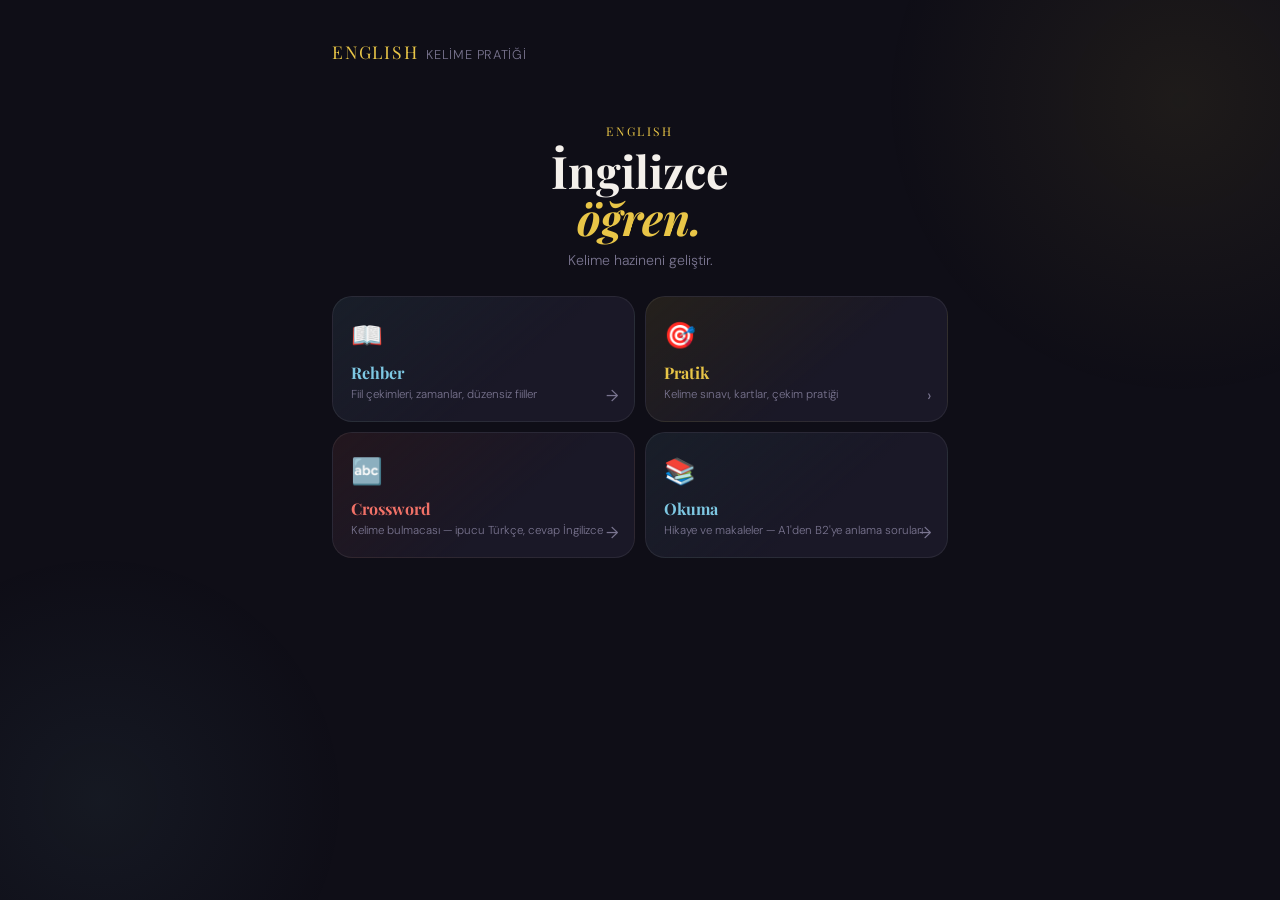
<file: index.html>
<!DOCTYPE html>
<html lang="tr">
<head>
<meta charset="UTF-8" />
<meta name="viewport" content="width=device-width, initial-scale=1.0" />
<title>ENGLISH — Kelime Pratiği</title>
<link href="https://fonts.googleapis.com/css2?family=Playfair+Display:wght@400;700&family=DM+Sans:wght@300;400;500&display=swap" rel="stylesheet" />
<link rel="stylesheet" href="styles.css" />
<style>
  .home-big-card.crossword {
    background: linear-gradient(140deg, rgba(240,113,103,0.09) 0%, var(--surface) 60%);
  }
  .home-big-card.crossword:hover { border-color: var(--accent2); }
  .home-big-card.crossword .hbc-title { color: var(--accent2); }

  .home-big-card.okuma {
    background: linear-gradient(140deg, rgba(126,200,227,0.09) 0%, var(--surface) 60%);
  }
  .home-big-card.okuma:hover { border-color: var(--accent3); }
  .home-big-card.okuma .hbc-title { color: var(--accent3); }
</style>
</head>
<body>

<header>
  <div class="logo">ENGLISH<span>kelime pratiği</span></div>
</header>

<!-- HOME SCREEN -->
<div class="screen active" id="screen-home">
  <div class="home-hero">
    <div class="home-logo">ENGLISH</div>
    <h1 class="home-title">İngilizce<br><em>öğren.</em></h1>
    <p class="home-sub">Kelime hazineni geliştir.</p>
  </div>

  <div class="home-cards">
    <div class="home-big-card rehber" onclick="showScreen('screen-grammar')">
      <span class="hbc-icon">📖</span>
      <div class="hbc-title">Rehber</div>
      <div class="hbc-desc">Fiil çekimleri, zamanlar, düzensiz fiiller</div>
      <span class="hbc-arrow">→</span>
    </div>
    <div class="home-big-card pratik" id="pratik-card" onclick="togglePratik()">
      <span class="hbc-icon">🎯</span>
      <div class="hbc-title">Pratik</div>
      <div class="hbc-desc">Kelime sınavı, kartlar, çekim pratiği</div>
      <span class="hbc-arrow">›</span>
    </div>
    <div class="home-big-card crossword" onclick="location.href='crossword.html'">
      <span class="hbc-icon">🔤</span>
      <div class="hbc-title">Crossword</div>
      <div class="hbc-desc">Kelime bulmacası — ipucu Türkçe, cevap İngilizce</div>
      <span class="hbc-arrow">→</span>
    </div>
    <div class="home-big-card okuma" onclick="location.href='reading.html'">
      <span class="hbc-icon">📚</span>
      <div class="hbc-title">Okuma</div>
      <div class="hbc-desc">Hikaye ve makaleler — A1'den B2'ye anlama soruları</div>
      <span class="hbc-arrow">→</span>
    </div>
  </div>

  <div class="pratik-panel" id="pratik-panel">
    <div class="pp-section">
      <div class="pp-label">Seviye</div>
      <div class="level-grid">
        <button class="level-btn selected" data-level="A1" onclick="selectLevel(this)">A1</button>
        <button class="level-btn" data-level="A2" onclick="selectLevel(this)">A2</button>
        <button class="level-btn" data-level="B1" onclick="selectLevel(this)">B1</button>
        <button class="level-btn" data-level="B2" onclick="selectLevel(this)">B2</button>
        <button class="level-btn" data-level="C1" onclick="selectLevel(this)">C1</button>
        <button class="level-btn" data-level="C2" onclick="selectLevel(this)">C2</button>
        <button class="level-btn" data-level="all" onclick="selectLevel(this)">∞</button>
      </div>
    </div>

    <div class="pp-section">
      <div class="pp-label">Kategori</div>
      <div class="cat-scroll" id="cat-grid">
        <button class="cat-btn selected" data-cat="all" onclick="selectCat(this)">Hepsi</button>
        <button class="cat-btn" data-cat="verb" onclick="selectCat(this)">Fiiller</button>
        <button class="cat-btn" data-cat="noun" onclick="selectCat(this)">İsimler</button>
        <button class="cat-btn" data-cat="adjective" onclick="selectCat(this)">Sıfatlar</button>
        <button class="cat-btn" data-cat="adverb" onclick="selectCat(this)">Zarflar</button>
        <button class="cat-btn" data-cat="conjunction" onclick="selectCat(this)">Bağlaçlar</button>
        <button class="cat-btn" data-cat="time" onclick="selectCat(this)">Zaman</button>
        <button class="cat-btn" data-cat="travel" onclick="selectCat(this)">Seyahat</button>
        <button class="cat-btn" data-cat="daily" onclick="selectCat(this)">Günlük</button>
        <button class="cat-btn" data-cat="family" onclick="selectCat(this)">Aile</button>
        <button class="cat-btn" data-cat="color" onclick="selectCat(this)">Renkler</button>
        <button class="cat-btn" data-cat="food" onclick="selectCat(this)">Yiyecek</button>
        <button class="cat-btn" data-cat="number" onclick="selectCat(this)">Sayılar</button>
        <button class="cat-btn" data-cat="conjugation" onclick="selectCat(this)">Fiil Çekimi</button>
      </div>
    </div>

    <div class="pp-section">
      <div class="pp-label">Mod</div>
      <div class="mode-grid">
        <div class="mode-card selected" data-mode="multiple" onclick="selectMode(this)">
          <div class="mode-icon">🎯</div>
          <div class="mode-name">Çoktan Seçmeli</div>
          <div class="mode-desc">4 seçenekten doğrusunu bul</div>
        </div>
        <div class="mode-card" data-mode="fill" onclick="selectMode(this)">
          <div class="mode-icon">✍️</div>
          <div class="mode-name">Boşluk Doldur</div>
          <div class="mode-desc">Kelimeyi kendin yaz</div>
        </div>
        <div class="mode-card" data-mode="flash" onclick="selectMode(this)">
          <div class="mode-icon">🃏</div>
          <div class="mode-name">Kartlar</div>
          <div class="mode-desc">Kartı çevir, bildiklerini say</div>
        </div>
        <div class="mode-card" data-mode="reverse" onclick="selectMode(this)">
          <div class="mode-icon">🔄</div>
          <div class="mode-name">Ters Sınav</div>
          <div class="mode-desc">İngilizceden Türkçeye</div>
        </div>
      </div>
    </div>

    <button class="start-btn" id="start-btn" onclick="startQuiz()" disabled style="opacity:0.6">Yükleniyor...</button>
  </div>
</div>

<!-- QUIZ SCREEN -->
<div class="screen" id="screen-quiz">
  <button class="back-btn" onclick="goHome()">← Ana Sayfa</button>
  <div class="quiz-meta">
    <span class="quiz-counter" id="q-counter">1 / 10</span>
    <div style="display:flex;gap:8px;align-items:center;">
      <span class="score-badge" id="level-badge">A1</span>
      <span class="score-badge">Puan <span id="score-display">0</span></span>
    </div>
  </div>
  <div class="progress-bar"><div class="progress-fill" id="prog-fill" style="width:10%"></div></div>
  <div class="streak-bar" id="streak-bar"></div>

  <div class="question-card" id="question-card">
    <div class="q-direction" id="q-direction">
      <span id="dir-from">Türkçe</span>
      <span class="arrow">→</span>
      <span id="dir-to">İngilizce</span>
    </div>
    <div class="q-category" id="q-cat"></div>
    <div class="q-word" id="q-word"></div>
  </div>

  <div id="options-container"></div>
  <div class="feedback" id="feedback"></div>
  <button class="next-btn" id="next-btn" onclick="nextQuestion()">
    Sonraki <span class="next-arrow">→</span>
  </button>
</div>

<!-- FLASH SCREEN -->
<div class="screen" id="screen-flash">
  <button class="back-btn" onclick="goHome()">← Ana Sayfa</button>
  <div class="quiz-meta">
    <span class="quiz-counter" id="flash-counter">1 / 10</span>
    <div style="display:flex;gap:8px;align-items:center;">
      <span class="score-badge" id="flash-level-badge">A1</span>
      <span class="score-badge">Bildi <span id="flash-score">0</span></span>
    </div>
  </div>
  <div class="progress-bar"><div class="progress-fill" id="flash-prog" style="width:10%"></div></div>

  <div class="flashcard-wrap" onclick="flipCard()">
    <div class="flashcard" id="flashcard">
      <div class="card-hint" id="flash-hint">Türkçe</div>
      <div class="card-word" id="flash-word"></div>
      <div class="card-category" id="flash-cat-el"></div>
      <div id="flash-tap-hint" style="margin-top:1.5rem; font-size:0.78rem; color:var(--muted)">dokunarak çevir</div>
      <div class="card-example" id="flash-ex" style="display:none"></div>
    </div>
  </div>

  <div class="flash-actions" id="flash-actions" style="display:none">
    <button class="flash-btn didnt" onclick="flashAnswer(false)">✕ Bilmedim</button>
    <button class="flash-btn knew" onclick="flashAnswer(true)">✓ Bildim</button>
  </div>
</div>

<!-- GRAMMAR SCREEN -->
<div class="screen" id="screen-grammar">
  <button class="back-btn" onclick="goHome()">← Ana Sayfa</button>
  <div class="gr-hero">
    <div class="gr-eyebrow">Dilbilgisi Rehberi</div>
    <h2 class="gr-title">Grammar</h2>
  </div>
  <div class="gr-level-tabs" id="gr-level-tabs"></div>
  <div id="gr-content"></div>
</div>

<!-- RESULT SCREEN -->
<div class="screen" id="screen-result">
  <div class="result-ring">
    <svg width="120" height="120" viewBox="0 0 120 120">
      <circle class="ring-bg" cx="60" cy="60" r="52"/>
      <circle class="ring-fill" id="ring-fill" cx="60" cy="60" r="52"
        stroke-dasharray="326.7"
        stroke-dashoffset="326.7"/>
    </svg>
    <div class="ring-text">
      <div class="ring-pct" id="ring-pct">0%</div>
      <div class="ring-label">başarı</div>
    </div>
  </div>

  <div class="result-title" id="res-title">Harika!</div>
  <div class="result-sub" id="res-sub"></div>

  <div class="result-stats">
    <div class="stat-card">
      <div class="stat-num" id="res-correct" style="color:var(--correct)">0</div>
      <div class="stat-lbl">Doğru</div>
    </div>
    <div class="stat-card">
      <div class="stat-num" id="res-wrong" style="color:var(--wrong)">0</div>
      <div class="stat-lbl">Yanlış</div>
    </div>
    <div class="stat-card">
      <div class="stat-num" id="res-total">0</div>
      <div class="stat-lbl">Toplam</div>
    </div>
  </div>

  <div class="result-actions">
    <button class="res-btn" onclick="goHome()">Ana Sayfa</button>
    <button class="res-btn primary" onclick="restartSame()">Tekrar Dene</button>
  </div>
  <button class="res-btn" id="retry-wrong-btn" onclick="retryWrong()" style="width:100%;margin-top:10px;display:none;">🔁 Yanlışları Tekrar Et (<span id="wrong-count">0</span> kelime)</button>
</div>

<script src="app.js"></script>
</body>
</html>
</file>
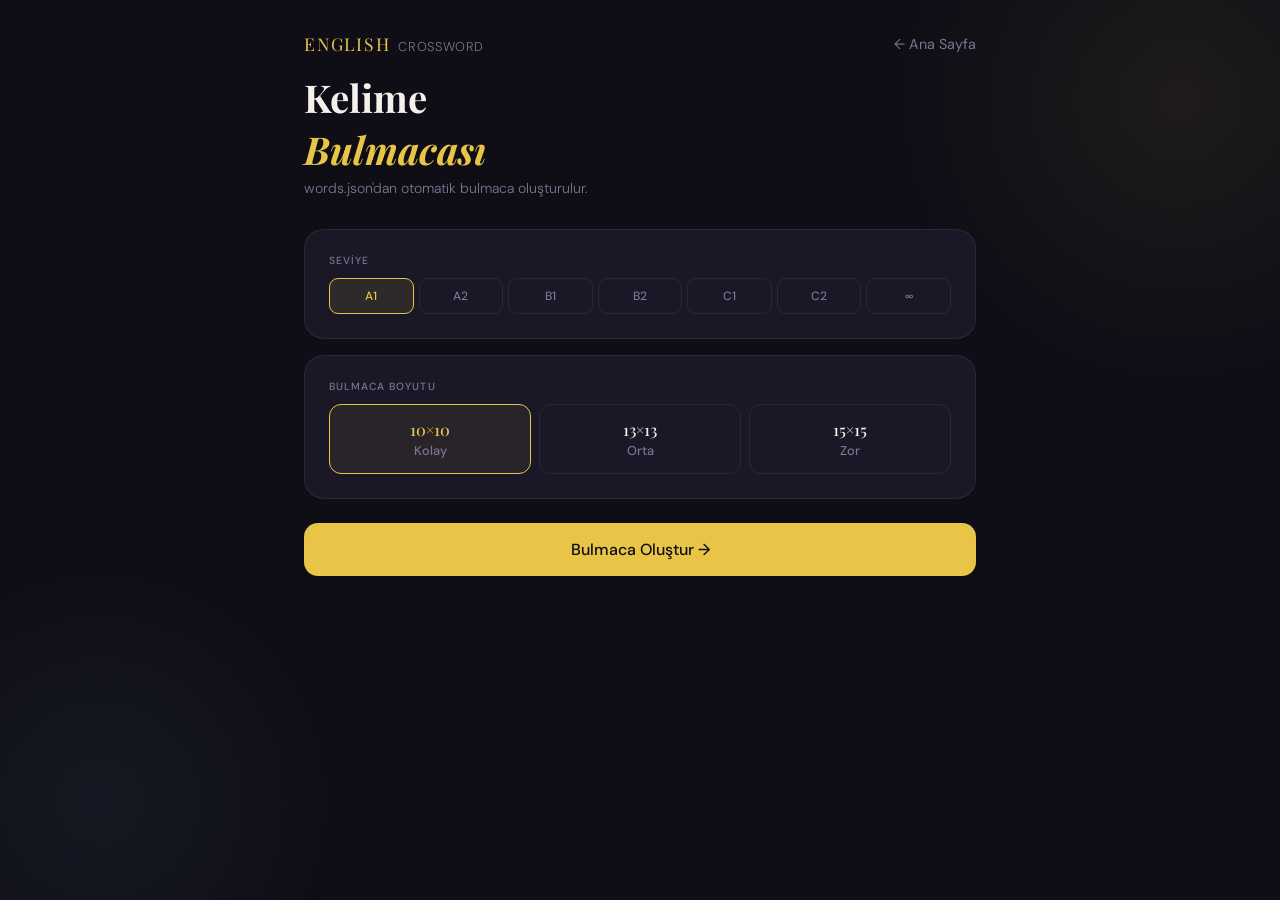
<file: crossword.html>
<!DOCTYPE html>
<html lang="tr">
<head>
<meta charset="UTF-8" />
<meta name="viewport" content="width=device-width, initial-scale=1.0" />
<title>ENGLISH — Crossword</title>
<link href="https://fonts.googleapis.com/css2?family=Playfair+Display:wght@400;700&family=DM+Sans:wght@300;400;500&display=swap" rel="stylesheet" />
<style>
*, *::before, *::after { box-sizing: border-box; margin: 0; padding: 0; }

:root {
  --bg: #0f0e17;
  --surface: #1a1827;
  --surface2: #242236;
  --accent: #e8c547;
  --accent2: #f07167;
  --accent3: #7ec8e3;
  --text: #f4f0eb;
  --muted: #7a7590;
  --correct: #4caf7d;
  --wrong: #e05c5c;
  --border: rgba(255,255,255,0.07);
  --cell: 36px;
}

body {
  font-family: 'DM Sans', sans-serif;
  background: var(--bg);
  color: var(--text);
  min-height: 100vh;
  display: flex;
  flex-direction: column;
  align-items: center;
  overflow-x: hidden;
}

body::before {
  content: '';
  position: fixed;
  top: -200px; right: -200px;
  width: 600px; height: 600px;
  background: radial-gradient(circle, rgba(232,197,71,0.07) 0%, transparent 70%);
  pointer-events: none; z-index: 0;
}
body::after {
  content: '';
  position: fixed;
  bottom: -150px; left: -150px;
  width: 500px; height: 500px;
  background: radial-gradient(circle, rgba(126,200,227,0.06) 0%, transparent 70%);
  pointer-events: none; z-index: 0;
}

header {
  width: 100%; max-width: 720px;
  padding: 2rem 1.5rem 1rem;
  position: relative; z-index: 1;
  display: flex; align-items: center; justify-content: space-between;
}

.logo {
  font-family: 'Playfair Display', serif;
  font-size: 1.1rem; letter-spacing: 0.1em;
  color: var(--accent); text-transform: uppercase;
}
.logo span { color: var(--muted); font-size: 0.8rem; letter-spacing: 0.05em; font-family: 'DM Sans', sans-serif; font-weight: 300; margin-left: 8px; }

.back-btn {
  background: none; border: none; color: var(--muted);
  font-family: 'DM Sans', sans-serif; font-size: 0.9rem;
  cursor: pointer; display: flex; align-items: center; gap: 6px;
  transition: color 0.15s; padding: 0;
}
.back-btn:hover { color: var(--text); }

main {
  width: 100%; max-width: 720px;
  padding: 0 1.5rem 4rem;
  position: relative; z-index: 1;
}

#setup-screen { animation: fadeIn 0.4s ease; }

.page-title {
  font-family: 'Playfair Display', serif;
  font-size: clamp(1.8rem, 6vw, 2.4rem);
  font-weight: 700; margin-bottom: 0.25rem;
}
.page-title em { color: var(--accent); font-style: italic; }
.page-sub { color: var(--muted); font-size: 0.88rem; font-weight: 300; margin-bottom: 2rem; }

.setup-card {
  background: var(--surface); border: 1px solid var(--border);
  border-radius: 20px; padding: 1.5rem; margin-bottom: 1rem;
}
.setup-label { font-size: 0.65rem; color: var(--muted); text-transform: uppercase; letter-spacing: 0.1em; font-weight: 500; margin-bottom: 0.7rem; }

.level-grid { display: grid; grid-template-columns: repeat(7, 1fr); gap: 5px; }
.lvl-btn {
  padding: 9px 2px; border-radius: 9px; border: 1px solid var(--border);
  background: transparent; color: var(--muted); font-size: 0.75rem; font-weight: 500;
  cursor: pointer; font-family: 'DM Sans', sans-serif; transition: all 0.12s; text-align: center;
}
.lvl-btn:active { transform: scale(0.9); }
.lvl-btn.selected { border-color: var(--accent); color: var(--accent); background: rgba(232,197,71,0.1); }

.size-grid { display: grid; grid-template-columns: 1fr 1fr 1fr; gap: 8px; }
.size-btn {
  padding: 0.85rem 0.5rem; border-radius: 12px; border: 1px solid var(--border);
  background: transparent; color: var(--muted); font-size: 0.8rem; font-weight: 500;
  cursor: pointer; font-family: 'DM Sans', sans-serif; transition: all 0.12s; text-align: center;
}
.size-btn .size-dim { display: block; font-size: 1rem; font-family: 'Playfair Display', serif; color: var(--text); margin-bottom: 2px; }
.size-btn:active { transform: scale(0.95); }
.size-btn.selected { border-color: var(--accent); background: rgba(232,197,71,0.07); }
.size-btn.selected .size-dim { color: var(--accent); }

.generate-btn {
  width: 100%; padding: 1rem; background: var(--accent); color: #0f0e17;
  border: none; border-radius: 14px; font-size: 1rem; font-weight: 500;
  font-family: 'DM Sans', sans-serif; cursor: pointer; transition: opacity 0.2s, transform 0.1s;
  margin-top: 0.5rem;
}
.generate-btn:hover { opacity: 0.9; }
.generate-btn:active { transform: scale(0.98); }
.generate-btn:disabled { opacity: 0.5; cursor: not-allowed; }

#game-screen { display: none; animation: fadeIn 0.4s ease; }

.game-header {
  display: flex; justify-content: space-between; align-items: center;
  margin-bottom: 1.25rem;
}
.game-title { font-family: 'Playfair Display', serif; font-size: 1.2rem; font-weight: 700; }
.game-stats { display: flex; gap: 8px; align-items: center; }
.stat-pill {
  background: var(--surface); border: 1px solid var(--border);
  border-radius: 100px; padding: 4px 12px; font-size: 0.78rem; color: var(--text);
}
.stat-pill span { color: var(--accent); font-weight: 500; }

.grid-wrap {
  background: var(--surface); border: 1px solid var(--border);
  border-radius: 20px; padding: 1.25rem;
  margin-bottom: 1.25rem; overflow-x: auto;
}
.cw-grid {
  display: grid;
  gap: 3px;
  margin: 0 auto;
  width: fit-content;
}
.cw-cell {
  width: var(--cell); height: var(--cell);
  position: relative;
}
.cw-cell.black { background: transparent; }
.cw-cell.letter {
  background: var(--surface2);
  border: 1px solid rgba(255,255,255,0.1);
  border-radius: 5px;
  cursor: pointer;
  transition: background 0.12s, border-color 0.12s;
}
.cw-cell.letter:hover { border-color: rgba(255,255,255,0.25); }
.cw-cell.letter.active-word { background: rgba(232,197,71,0.12); border-color: rgba(232,197,71,0.3); }
.cw-cell.letter.active-cell { background: rgba(232,197,71,0.28); border-color: var(--accent); }
.cw-cell.letter.correct { background: rgba(76,175,125,0.2); border-color: rgba(76,175,125,0.5); }
.cw-cell.letter.wrong-flash { animation: wrongFlash 0.4s ease; }

@keyframes wrongFlash {
  0%,100% { background: var(--surface2); }
  50% { background: rgba(224,92,92,0.3); border-color: var(--wrong); }
}

.cell-number {
  position: absolute; top: 2px; left: 3px;
  font-size: 8px; color: var(--muted); font-weight: 500;
  line-height: 1; pointer-events: none;
  font-family: 'DM Sans', sans-serif;
}
.cell-input {
  width: 100%; height: 100%;
  background: transparent; border: none; outline: none;
  text-align: center; font-size: 1rem; font-weight: 500;
  color: var(--text); font-family: 'DM Sans', sans-serif;
  text-transform: uppercase; cursor: pointer;
  caret-color: transparent;
}
.cw-cell.correct .cell-input { color: var(--correct); }

.clues-wrap {
  display: grid; grid-template-columns: 1fr 1fr; gap: 12px;
  margin-bottom: 1.5rem;
}
.clue-col { background: var(--surface); border: 1px solid var(--border); border-radius: 16px; padding: 1rem; }
.clue-col-title {
  font-size: 0.65rem; color: var(--muted); text-transform: uppercase;
  letter-spacing: 0.1em; font-weight: 500; margin-bottom: 0.75rem;
  display: flex; align-items: center; gap: 6px;
}
.clue-col-title .dir-icon { font-size: 0.9rem; }
.clue-list { display: flex; flex-direction: column; gap: 5px; }
.clue-item {
  display: flex; gap: 8px; align-items: flex-start;
  padding: 6px 8px; border-radius: 8px; cursor: pointer;
  transition: background 0.12s; border: 1px solid transparent;
}
.clue-item:hover { background: var(--surface2); }
.clue-item.active { background: rgba(232,197,71,0.1); border-color: rgba(232,197,71,0.2); }
.clue-item.solved { opacity: 0.45; }
.clue-num { font-size: 0.72rem; color: var(--accent); font-weight: 500; min-width: 18px; padding-top: 1px; }
.clue-text { font-size: 0.8rem; color: var(--text); line-height: 1.4; font-weight: 300; }

.game-actions { display: grid; grid-template-columns: 1fr 1fr; gap: 10px; }
.action-btn {
  padding: 0.85rem; border-radius: 12px; border: 1px solid var(--border);
  background: transparent; color: var(--text); font-family: 'DM Sans', sans-serif;
  font-size: 0.88rem; cursor: pointer; transition: all 0.15s;
}
.action-btn:hover { background: var(--surface); border-color: rgba(255,255,255,0.2); }
.action-btn.primary { background: var(--accent); color: #0f0e17; border-color: var(--accent); font-weight: 500; }
.action-btn.primary:hover { opacity: 0.9; background: var(--accent); }
.action-btn.danger { border-color: rgba(240,113,103,0.3); color: var(--accent2); }
.action-btn.danger:hover { background: rgba(240,113,103,0.1); }

#complete-overlay {
  display: none; position: fixed; inset: 0;
  background: rgba(15,14,23,0.92); backdrop-filter: blur(8px);
  z-index: 100; align-items: center; justify-content: center;
  animation: fadeIn 0.3s ease;
}
#complete-overlay.show { display: flex; }
.complete-card {
  background: var(--surface); border: 1px solid var(--border);
  border-radius: 24px; padding: 2.5rem 2rem; text-align: center;
  max-width: 340px; width: 90%; animation: popUp 0.35s ease;
}
@keyframes popUp { from { transform: scale(0.9); opacity: 0; } to { transform: scale(1); opacity: 1; } }
.complete-emoji { font-size: 3rem; margin-bottom: 1rem; display: block; }
.complete-title { font-family: 'Playfair Display', serif; font-size: 1.8rem; font-weight: 700; margin-bottom: 0.4rem; }
.complete-sub { color: var(--muted); font-size: 0.9rem; font-weight: 300; margin-bottom: 2rem; }
.complete-actions { display: grid; grid-template-columns: 1fr 1fr; gap: 10px; }
.comp-btn {
  padding: 0.85rem; border-radius: 12px; border: 1px solid var(--border);
  background: transparent; color: var(--text); font-family: 'DM Sans', sans-serif;
  font-size: 0.88rem; cursor: pointer; transition: all 0.15s;
}
.comp-btn.primary { background: var(--accent); color: #0f0e17; border-color: var(--accent); font-weight: 500; }
.comp-btn:hover { background: var(--surface2); }
.comp-btn.primary:hover { opacity: 0.9; background: var(--accent); }

#loading-screen {
  display: none; padding: 3rem 0; text-align: center;
  color: var(--muted); font-size: 0.9rem;
}
.loading-dots span {
  display: inline-block; width: 8px; height: 8px;
  background: var(--accent); border-radius: 50%; margin: 0 3px;
  animation: bounce 1.2s infinite ease-in-out;
}
.loading-dots span:nth-child(2) { animation-delay: 0.2s; }
.loading-dots span:nth-child(3) { animation-delay: 0.4s; }
@keyframes bounce { 0%,80%,100% { transform: scale(0.6); opacity: 0.4; } 40% { transform: scale(1); opacity: 1; } }

.error-msg {
  background: rgba(224,92,92,0.1); border: 1px solid rgba(224,92,92,0.2);
  border-radius: 12px; padding: 1rem; color: var(--accent2);
  font-size: 0.85rem; text-align: center; margin-top: 1rem; display: none;
}

@keyframes fadeIn { from { opacity: 0; transform: translateY(10px); } to { opacity: 1; transform: translateY(0); } }

@media (max-width: 500px) {
  :root { --cell: 30px; }
  .clues-wrap { grid-template-columns: 1fr; }
  main { padding-left: 1rem; padding-right: 1rem; }
  header { padding-left: 1rem; padding-right: 1rem; }
}
@media (max-width: 380px) {
  :root { --cell: 26px; }
}
</style>
</head>
<body>

<header>
  <div class="logo">ENGLISH<span>crossword</span></div>
  <button class="back-btn" onclick="location.href='index.html'">← Ana Sayfa</button>
</header>

<main>

  <div id="setup-screen">
    <h1 class="page-title">Kelime<br><em>Bulmacası</em></h1>
    <p class="page-sub">words.json'dan otomatik bulmaca oluşturulur.</p>

    <div class="setup-card">
      <div class="setup-label">Seviye</div>
      <div class="level-grid">
        <button class="lvl-btn selected" data-level="A1" onclick="selectLvl(this)">A1</button>
        <button class="lvl-btn" data-level="A2" onclick="selectLvl(this)">A2</button>
        <button class="lvl-btn" data-level="B1" onclick="selectLvl(this)">B1</button>
        <button class="lvl-btn" data-level="B2" onclick="selectLvl(this)">B2</button>
        <button class="lvl-btn" data-level="C1" onclick="selectLvl(this)">C1</button>
        <button class="lvl-btn" data-level="C2" onclick="selectLvl(this)">C2</button>
        <button class="lvl-btn" data-level="all" onclick="selectLvl(this)">∞</button>
      </div>
    </div>

    <div class="setup-card">
      <div class="setup-label">Bulmaca Boyutu</div>
      <div class="size-grid">
        <button class="size-btn selected" data-size="10" onclick="selectSize(this)">
          <span class="size-dim">10×10</span>Kolay
        </button>
        <button class="size-btn" data-size="13" onclick="selectSize(this)">
          <span class="size-dim">13×13</span>Orta
        </button>
        <button class="size-btn" data-size="15" onclick="selectSize(this)">
          <span class="size-dim">15×15</span>Zor
        </button>
      </div>
    </div>

    <button class="generate-btn" id="gen-btn" onclick="generate()">Bulmaca Oluştur →</button>
    <div class="error-msg" id="error-msg"></div>
  </div>

  <div id="loading-screen">
    <div class="loading-dots"><span></span><span></span><span></span></div>
    <p style="margin-top:1rem">Bulmaca hazırlanıyor...</p>
  </div>

  <div id="game-screen">
    <div class="game-header">
      <div class="game-title">Crossword</div>
      <div class="game-stats">
        <div class="stat-pill">Çözülen <span id="solved-count">0</span>/<span id="total-count">0</span></div>
      </div>
    </div>

    <div class="grid-wrap">
      <div class="cw-grid" id="cw-grid"></div>
    </div>

    <div class="clues-wrap">
      <div class="clue-col">
        <div class="clue-col-title"><span class="dir-icon">→</span> Yatay</div>
        <div class="clue-list" id="across-clues"></div>
      </div>
      <div class="clue-col">
        <div class="clue-col-title"><span class="dir-icon">↓</span> Dikey</div>
        <div class="clue-list" id="down-clues"></div>
      </div>
    </div>

    <div class="game-actions">
      <button class="action-btn danger" onclick="revealCurrent()">İpucu Al</button>
      <button class="action-btn" onclick="checkAll()">Kontrol Et</button>
      <button class="action-btn danger" onclick="resetPuzzle()">Sıfırla</button>
      <button class="action-btn primary" onclick="goSetup()">Yeni Bulmaca</button>
    </div>
  </div>

</main>

<div id="complete-overlay">
  <div class="complete-card">
    <span class="complete-emoji">🎉</span>
    <div class="complete-title">Tebrikler!</div>
    <div class="complete-sub" id="complete-sub">Bulmacayı tamamladın!</div>
    <div class="complete-actions">
      <button class="comp-btn" onclick="goSetup()">Ana Sayfa</button>
      <button class="comp-btn primary" onclick="generate()">Yeni Bulmaca</button>
    </div>
  </div>
</div>

<script>
let WORDS = [];
let chosenLevel = 'A1';
let chosenSize  = 10;
let puzzle      = null;
let activeWord  = null;
let activeCell  = null;
let solvedWords = new Set();

async function loadWords() {
  try {
    const res = await fetch('words.json');
    WORDS = await res.json();
  } catch(e) {
    showError('words.json yüklenemedi. Sunucu üzerinde çalıştırın.');
  }
}
loadWords();

function selectLvl(el) {
  document.querySelectorAll('.lvl-btn').forEach(b => b.classList.remove('selected'));
  el.classList.add('selected');
  chosenLevel = el.dataset.level;
}
function selectSize(el) {
  document.querySelectorAll('.size-btn').forEach(b => b.classList.remove('selected'));
  el.classList.add('selected');
  chosenSize = parseInt(el.dataset.size);
}

function showError(msg) {
  const el = document.getElementById('error-msg');
  el.textContent = msg; el.style.display = 'block';
}
function hideError() {
  document.getElementById('error-msg').style.display = 'none';
}

function showSetup()   { document.getElementById('setup-screen').style.display='block'; document.getElementById('game-screen').style.display='none'; document.getElementById('loading-screen').style.display='none'; }
function showLoading() { document.getElementById('setup-screen').style.display='none'; document.getElementById('game-screen').style.display='none'; document.getElementById('loading-screen').style.display='block'; }
function showGame()    { document.getElementById('setup-screen').style.display='none'; document.getElementById('game-screen').style.display='block'; document.getElementById('loading-screen').style.display='none'; }
function goSetup()     { document.getElementById('complete-overlay').classList.remove('show'); showSetup(); }

function getPool() {
  let pool = chosenLevel === 'all' ? WORDS : WORDS.filter(w => w.level === chosenLevel);
  pool = pool.filter(w => w.en && !w.en.includes(' ') && w.en.length >= 3 && w.tr);
  return pool.sort(() => Math.random() - 0.5);
}

function buildGrid(rows, cols) {
  return Array.from({ length: rows }, () => Array(cols).fill(null));
}

function canPlace(grid, rows, cols, word, r, c, dir) {
  const len = word.length;
  if (dir === 'across') {
    if (c + len > cols) return false;
    if (c > 0 && grid[r][c-1] !== null) return false;
    if (c + len < cols && grid[r][c+len] !== null) return false;
  } else {
    if (r + len > rows) return false;
    if (r > 0 && grid[r-1][c] !== null) return false;
    if (r + len < rows && grid[r+len][c] !== null) return false;
  }

  let intersections = 0;
  for (let i = 0; i < len; i++) {
    const cr = dir === 'across' ? r : r + i;
    const cc = dir === 'across' ? c + i : c;
    const cell = grid[cr][cc];

    if (cell === null) {
      if (dir === 'across') {
        if (cr > 0 && grid[cr-1][cc] !== null) return false;
        if (cr < rows-1 && grid[cr+1][cc] !== null) return false;
      } else {
        if (cc > 0 && grid[cr][cc-1] !== null) return false;
        if (cc < cols-1 && grid[cr][cc+1] !== null) return false;
      }
    } else {
      if (cell.letter !== word[i].toUpperCase()) return false;
      intersections++;
    }
  }

  return true;
}

function placeWord(grid, word, r, c, dir, wordId) {
  for (let i = 0; i < word.length; i++) {
    const cr = dir === 'across' ? r : r + i;
    const cc = dir === 'across' ? c + i : c;
    if (!grid[cr][cc]) {
      grid[cr][cc] = { letter: word[i].toUpperCase(), wordIds: [] };
    }
    grid[cr][cc].wordIds.push(wordId);
  }
}

function trimGrid(grid, rows, cols) {
  let minR=rows, maxR=0, minC=cols, maxC=0;
  for (let r=0; r<rows; r++) for (let c=0; c<cols; c++) {
    if (grid[r][c]) { minR=Math.min(minR,r); maxR=Math.max(maxR,r); minC=Math.min(minC,c); maxC=Math.max(maxC,c); }
  }
  const newRows = maxR-minR+1, newCols = maxC-minC+1;
  const ng = buildGrid(newRows, newCols);
  for (let r=minR; r<=maxR; r++) for (let c=minC; c<=maxC; c++) {
    ng[r-minR][c-minC] = grid[r][c];
  }
  return { grid: ng, rows: newRows, cols: newCols, offsetR: minR, offsetC: minC };
}

function generatePuzzle(pool, gridSize) {
  const ROWS = gridSize + 4, COLS = gridSize + 4;
  let grid = buildGrid(ROWS, COLS);
  const placedWords = [];
  let wordId = 0;

  const firstWord = pool[0];
  const startC = Math.floor((COLS - firstWord.en.length) / 2);
  const startR = Math.floor(ROWS / 2);
  placeWord(grid, firstWord.en.toUpperCase(), startR, startC, 'across', wordId);
  placedWords.push({ id: wordId++, word: firstWord, r: startR, c: startC, dir: 'across' });

  for (let wi = 1; wi < pool.length && placedWords.length < gridSize + 2; wi++) {
    const w = pool[wi];
    const letters = w.en.toUpperCase();
    let placed = false;

    const shuffledPlaced = [...placedWords].sort(() => Math.random() - 0.5);
    outer:
    for (const pw of shuffledPlaced) {
      const newDir = pw.dir === 'across' ? 'down' : 'across';
      const pwLetters = pw.word.en.toUpperCase();

      for (let ni = 0; ni < letters.length; ni++) {
        for (let pi = 0; pi < pwLetters.length; pi++) {
          if (letters[ni] === pwLetters[pi]) {
            let nr, nc;
            if (newDir === 'across') {
              nr = (pw.dir === 'across') ? pw.r : pw.r + pi;
              nc = (pw.dir === 'across') ? pw.c + pi - ni : pw.c - ni;
            } else {
              nr = (pw.dir === 'across') ? pw.r - ni : pw.r + pi - ni;
              nc = (pw.dir === 'across') ? pw.c + pi : pw.c;
            }
            if (nr < 0 || nc < 0) continue;
            if (canPlace(grid, ROWS, COLS, letters, nr, nc, newDir)) {
              placeWord(grid, letters, nr, nc, newDir, wordId);
              placedWords.push({ id: wordId++, word: w, r: nr, c: nc, dir: newDir });
              placed = true;
              break outer;
            }
          }
        }
      }
    }
  }

  if (placedWords.length < 4) return null;

  const { grid: tg, rows, cols, offsetR, offsetC } = trimGrid(grid, ROWS, COLS);
  placedWords.forEach(pw => { pw.r -= offsetR; pw.c -= offsetC; });

  return { grid: tg, rows, cols, placedWords };
}

function numberGrid(puzzle) {
  const { grid, rows, cols, placedWords } = puzzle;
  const numberMap = {};
  let num = 1;

  const starts = [];
  placedWords.forEach(pw => { starts.push({ r: pw.r, c: pw.c, id: pw.id }); });

  const uniqueStarts = [];
  const seen = new Set();
  for (let r=0; r<rows; r++) for (let c=0; c<cols; c++) {
    const key = `${r},${c}`;
    if (starts.some(s => s.r===r && s.c===c) && !seen.has(key)) {
      seen.add(key);
      uniqueStarts.push({ r, c });
    }
  }

  uniqueStarts.forEach(({ r, c }) => {
    numberMap[`${r},${c}`] = num++;
  });

  placedWords.forEach(pw => {
    pw.number = numberMap[`${pw.r},${pw.c}`];
  });

  return numberMap;
}

function renderPuzzle() {
  const { grid, rows, cols, placedWords } = puzzle;
  const numberMap = numberGrid(puzzle);

  const gridEl = document.getElementById('cw-grid');
  gridEl.style.gridTemplateColumns = `repeat(${cols}, var(--cell))`;
  gridEl.innerHTML = '';

  for (let r=0; r<rows; r++) {
    for (let c=0; c<cols; c++) {
      const cell = grid[r][c];
      const div = document.createElement('div');
      div.className = 'cw-cell ' + (cell ? 'letter' : 'black');
      div.dataset.r = r; div.dataset.c = c;

      if (cell) {
        const numKey = `${r},${c}`;
        if (numberMap[numKey]) {
          const numEl = document.createElement('span');
          numEl.className = 'cell-number';
          numEl.textContent = numberMap[numKey];
          div.appendChild(numEl);
        }
        const inp = document.createElement('input');
        inp.className = 'cell-input';
        inp.maxLength = 1;
        inp.autocomplete = 'off';
        inp.autocorrect = 'off';
        inp.spellcheck = false;
        inp.dataset.r = r; inp.dataset.c = c;
        inp.addEventListener('click', () => onCellClick(r, c));
        inp.addEventListener('keydown', onKeyDown);
        inp.addEventListener('input', onInput);
        div.appendChild(inp);
      }
      gridEl.appendChild(div);
    }
  }

  renderClues(placedWords);
  updateStats();
  solvedWords.clear();
  selectFirstWord();
}

function renderClues(placedWords) {
  const acrossEl = document.getElementById('across-clues');
  const downEl   = document.getElementById('down-clues');
  acrossEl.innerHTML = '';
  downEl.innerHTML   = '';

  [...placedWords]
    .sort((a,b) => a.number - b.number)
    .forEach(pw => {
      const item = document.createElement('div');
      item.className = 'clue-item';
      item.dataset.wordId = pw.id;
      item.innerHTML = `<span class="clue-num">${pw.number}</span><span class="clue-text">${pw.word.tr}</span>`;
      item.addEventListener('click', () => selectWord(pw.id));
      (pw.dir === 'across' ? acrossEl : downEl).appendChild(item);
    });
}

function selectFirstWord() {
  if (puzzle && puzzle.placedWords.length > 0) {
    const first = [...puzzle.placedWords].sort((a,b) => a.number - b.number)[0];
    selectWord(first.id);
  }
}

function selectWord(wordId) {
  const pw = puzzle.placedWords.find(w => w.id === wordId);
  if (!pw) return;
  activeWord = pw;
  activeCell = { r: pw.r, c: pw.c };

  const letters = pw.word.en.toUpperCase();
  for (let i=0; i<letters.length; i++) {
    const r = pw.dir === 'across' ? pw.r : pw.r + i;
    const c = pw.dir === 'across' ? pw.c + i : pw.c;
    const inp = getCellInput(r, c);
    if (inp && !inp.value) { activeCell = { r, c }; break; }
  }

  highlightActive();
  focusActive();
  scrollClueIntoView(wordId);
}

function onCellClick(r, c) {
  const cell = puzzle.grid[r][c];
  if (!cell) return;

  if (activeCell && activeCell.r === r && activeCell.c === c && activeWord) {
    const otherDir = activeWord.dir === 'across' ? 'down' : 'across';
    const other = puzzle.placedWords.find(pw =>
      pw.dir === otherDir && cellBelongsTo(r, c, pw)
    );
    if (other) { selectWord(other.id); return; }
  }

  activeCell = { r, c };
  const match = puzzle.placedWords.find(pw =>
    pw.dir === (activeWord ? activeWord.dir : 'across') && cellBelongsTo(r, c, pw)
  ) || puzzle.placedWords.find(pw => cellBelongsTo(r, c, pw));

  if (match) selectWord(match.id);
}

function cellBelongsTo(r, c, pw) {
  const len = pw.word.en.length;
  if (pw.dir === 'across') return r === pw.r && c >= pw.c && c < pw.c + len;
  return c === pw.c && r >= pw.r && r < pw.r + len;
}

function highlightActive() {
  document.querySelectorAll('.cw-cell').forEach(el => {
    el.classList.remove('active-word', 'active-cell');
  });
  document.querySelectorAll('.clue-item').forEach(el => el.classList.remove('active'));

  if (!activeWord) return;

  const letters = activeWord.word.en.toUpperCase();
  for (let i=0; i<letters.length; i++) {
    const r = activeWord.dir === 'across' ? activeWord.r : activeWord.r + i;
    const c = activeWord.dir === 'across' ? activeWord.c + i : activeWord.c;
    const cellEl = getCellEl(r, c);
    if (cellEl) cellEl.classList.add('active-word');
  }

  if (activeCell) {
    const cellEl = getCellEl(activeCell.r, activeCell.c);
    if (cellEl) cellEl.classList.add('active-cell');
  }

  const clueEl = document.querySelector(`.clue-item[data-word-id="${activeWord.id}"]`);
  if (clueEl) clueEl.classList.add('active');
}

function focusActive() {
  if (!activeCell) return;
  const inp = getCellInput(activeCell.r, activeCell.c);
  if (inp) inp.focus({ preventScroll: true });
}

function scrollClueIntoView(wordId) {
  const clueEl = document.querySelector(`.clue-item[data-word-id="${wordId}"]`);
  if (clueEl) clueEl.scrollIntoView({ block: 'nearest', behavior: 'smooth' });
}

// ─── INPUT HANDLING (DÜZELTİLDİ) ────────────────────────────────────────────

function onKeyDown(e) {
  const { r, c } = activeCell || {};
  if (r === undefined) return;

  if (e.key === 'Backspace') {
    e.preventDefault();
    const inp = getCellInput(r, c);
    if (inp && inp.value) {
      inp.value = '';
      // Silince kelimenin doğruluğunu yeniden kontrol et
      const cellEl = getCellEl(r, c);
      if (cellEl) cellEl.classList.remove('correct');
      // Kelimeyi çözülmüş listesinden çıkar
      if (activeWord) {
        solvedWords.delete(activeWord.id);
        const clueEl = document.querySelector(`.clue-item[data-word-id="${activeWord.id}"]`);
        if (clueEl) clueEl.classList.remove('solved');
        updateStats();
      }
    } else {
      moveCursor(-1);
    }
    highlightActive();
    return;
  }

  // Harf tuşu — dolu hücreyi silmeden doğrudan değiştir
  if (e.key.length === 1 && /[a-zA-Z]/.test(e.key)) {
    e.preventDefault();
    const inp = getCellInput(r, c);
    if (inp) {
      // Eğer hücre daha önce doğru işaretlenmişse temizle
      const cellEl = getCellEl(r, c);
      if (cellEl) cellEl.classList.remove('correct');
      // Yeni harfi yaz
      inp.value = e.key.toUpperCase();
      // Cursor'u ilerlet ve kelimeyi kontrol et
      advanceCursor();
      checkWordSolved(activeWord);
    }
    return;
  }

  if (e.key === 'ArrowRight') { e.preventDefault(); moveCursorAbs(0, 1); return; }
  if (e.key === 'ArrowLeft')  { e.preventDefault(); moveCursorAbs(0, -1); return; }
  if (e.key === 'ArrowDown')  { e.preventDefault(); moveCursorAbs(1, 0); return; }
  if (e.key === 'ArrowUp')    { e.preventDefault(); moveCursorAbs(-1, 0); return; }
  if (e.key === 'Tab') {
    e.preventDefault();
    selectNextWord(e.shiftKey ? -1 : 1);
    return;
  }
}

function onInput(e) {
  // Harf tuşları artık onKeyDown'da ele alınıyor (e.preventDefault ile).
  // onInput yalnızca mobil klavye, yapıştırma vb. için yedek olarak çalışır.
  const inp = e.target;
  const val = inp.value.replace(/[^a-zA-Z]/g, '').toUpperCase().slice(-1);
  inp.value = val;
  if (val) {
    advanceCursor();
    checkWordSolved(activeWord);
  }
}

// ─────────────────────────────────────────────────────────────────────────────

function advanceCursor() {
  if (!activeWord || !activeCell) return;
  const dr = activeWord.dir === 'down' ? 1 : 0;
  const dc = activeWord.dir === 'across' ? 1 : 0;
  const nr = activeCell.r + dr;
  const nc = activeCell.c + dc;
  const cell = puzzle.grid[nr]?.[nc];
  if (cell && cellBelongsTo(nr, nc, activeWord)) {
    activeCell = { r: nr, c: nc };
    highlightActive();
    focusActive();
  } else {
    checkWordSolved(activeWord);
  }
}

function moveCursor(dir) {
  if (!activeWord || !activeCell) return;
  const dr = activeWord.dir === 'down' ? dir : 0;
  const dc = activeWord.dir === 'across' ? dir : 0;
  const nr = activeCell.r + dr;
  const nc = activeCell.c + dc;
  if (puzzle.grid[nr]?.[nc] && cellBelongsTo(nr, nc, activeWord)) {
    activeCell = { r: nr, c: nc };
    highlightActive();
    focusActive();
  }
}

function moveCursorAbs(dr, dc) {
  if (!activeCell) return;
  const nr = activeCell.r + dr;
  const nc = activeCell.c + dc;
  if (puzzle.grid[nr]?.[nc]) {
    activeCell = { r: nr, c: nc };
    const match = puzzle.placedWords.find(pw => cellBelongsTo(nr, nc, pw) && pw.dir === activeWord?.dir)
      || puzzle.placedWords.find(pw => cellBelongsTo(nr, nc, pw));
    if (match) { activeWord = match; }
    highlightActive();
    focusActive();
  }
}

function selectNextWord(delta) {
  if (!puzzle || !activeWord) return;
  const sorted = [...puzzle.placedWords].sort((a,b) => a.number - b.number || (a.dir === 'across' ? -1 : 1));
  const idx = sorted.findIndex(pw => pw.id === activeWord.id);
  const next = sorted[(idx + delta + sorted.length) % sorted.length];
  selectWord(next.id);
}

function checkWordSolved(pw) {
  if (!pw) return;
  const letters = pw.word.en.toUpperCase();
  for (let i=0; i<letters.length; i++) {
    const r = pw.dir === 'across' ? pw.r : pw.r + i;
    const c = pw.dir === 'across' ? pw.c + i : pw.c;
    const inp = getCellInput(r, c);
    if (!inp || inp.value.toUpperCase() !== letters[i]) return;
  }
  // Kelime doğru
  solvedWords.add(pw.id);
  for (let i=0; i<letters.length; i++) {
    const r = pw.dir === 'across' ? pw.r : pw.r + i;
    const c = pw.dir === 'across' ? pw.c + i : pw.c;
    const cellEl = getCellEl(r, c);
    if (cellEl) cellEl.classList.add('correct');
  }
  const clueEl = document.querySelector(`.clue-item[data-word-id="${pw.id}"]`);
  if (clueEl) clueEl.classList.add('solved');
  updateStats();
  checkComplete();
}

function checkAll() {
  puzzle.placedWords.forEach(pw => {
    const letters = pw.word.en.toUpperCase();
    for (let i=0; i<letters.length; i++) {
      const r = pw.dir === 'across' ? pw.r : pw.r + i;
      const c = pw.dir === 'across' ? pw.c + i : pw.c;
      const inp = getCellInput(r, c);
      const cellEl = getCellEl(r, c);
      if (inp && inp.value && inp.value.toUpperCase() !== letters[i]) {
        inp.value = '';
        if (cellEl) {
          cellEl.classList.remove('correct');
          cellEl.classList.add('wrong-flash');
          setTimeout(() => cellEl.classList.remove('wrong-flash'), 400);
        }
      }
    }
    checkWordSolved(pw);
  });
}

function revealCurrent() {
  if (!activeWord) return;
  const letters = activeWord.word.en.toUpperCase();
  const inp = activeCell ? getCellInput(activeCell.r, activeCell.c) : null;
  if (inp && !inp.value) {
    const i = activeWord.dir === 'across' ? activeCell.c - activeWord.c : activeCell.r - activeWord.r;
    inp.value = letters[i];
    advanceCursor();
  } else {
    for (let i=0; i<letters.length; i++) {
      const r = activeWord.dir === 'across' ? activeWord.r : activeWord.r + i;
      const c = activeWord.dir === 'across' ? activeWord.c + i : activeWord.c;
      const cellInp = getCellInput(r, c);
      if (cellInp) cellInp.value = letters[i];
    }
  }
  checkWordSolved(activeWord);
}

function resetPuzzle() {
  document.querySelectorAll('.cell-input').forEach(inp => inp.value = '');
  document.querySelectorAll('.cw-cell').forEach(el => el.classList.remove('correct', 'wrong-flash'));
  document.querySelectorAll('.clue-item').forEach(el => el.classList.remove('solved'));
  solvedWords.clear();
  updateStats();
  selectFirstWord();
}

function checkComplete() {
  if (solvedWords.size === puzzle.placedWords.length) {
    setTimeout(() => {
      document.getElementById('complete-sub').textContent =
        `${puzzle.placedWords.length} kelimeyi çözdün!`;
      document.getElementById('complete-overlay').classList.add('show');
    }, 400);
  }
}

function updateStats() {
  document.getElementById('solved-count').textContent = solvedWords.size;
  document.getElementById('total-count').textContent = puzzle ? puzzle.placedWords.length : 0;
}

function getCellEl(r, c) {
  return document.querySelector(`.cw-cell[data-r="${r}"][data-c="${c}"]`);
}
function getCellInput(r, c) {
  return document.querySelector(`.cell-input[data-r="${r}"][data-c="${c}"]`);
}

async function generate() {
  hideError();
  if (!WORDS.length) { showError('words.json henüz yüklenmedi.'); return; }

  document.getElementById('complete-overlay').classList.remove('show');
  showLoading();

  await new Promise(r => setTimeout(r, 50));

  const pool = getPool();
  if (pool.length < 5) {
    showSetup();
    showError('Bu seviyede yeterli uygun kelime bulunamadı. Farklı bir seviye seçin.');
    return;
  }

  let result = null;
  for (let attempt = 0; attempt < 5; attempt++) {
    const shuffled = [...pool].sort(() => Math.random() - 0.5);
    result = generatePuzzle(shuffled, chosenSize);
    if (result && result.placedWords.length >= 5) break;
  }

  if (!result || result.placedWords.length < 4) {
    showSetup();
    showError('Bulmaca oluşturulamadı. Tekrar deneyin veya farklı ayarlar seçin.');
    return;
  }

  puzzle = result;
  solvedWords.clear();
  showGame();
  renderPuzzle();
}
</script>
</body>
</html>
</file>
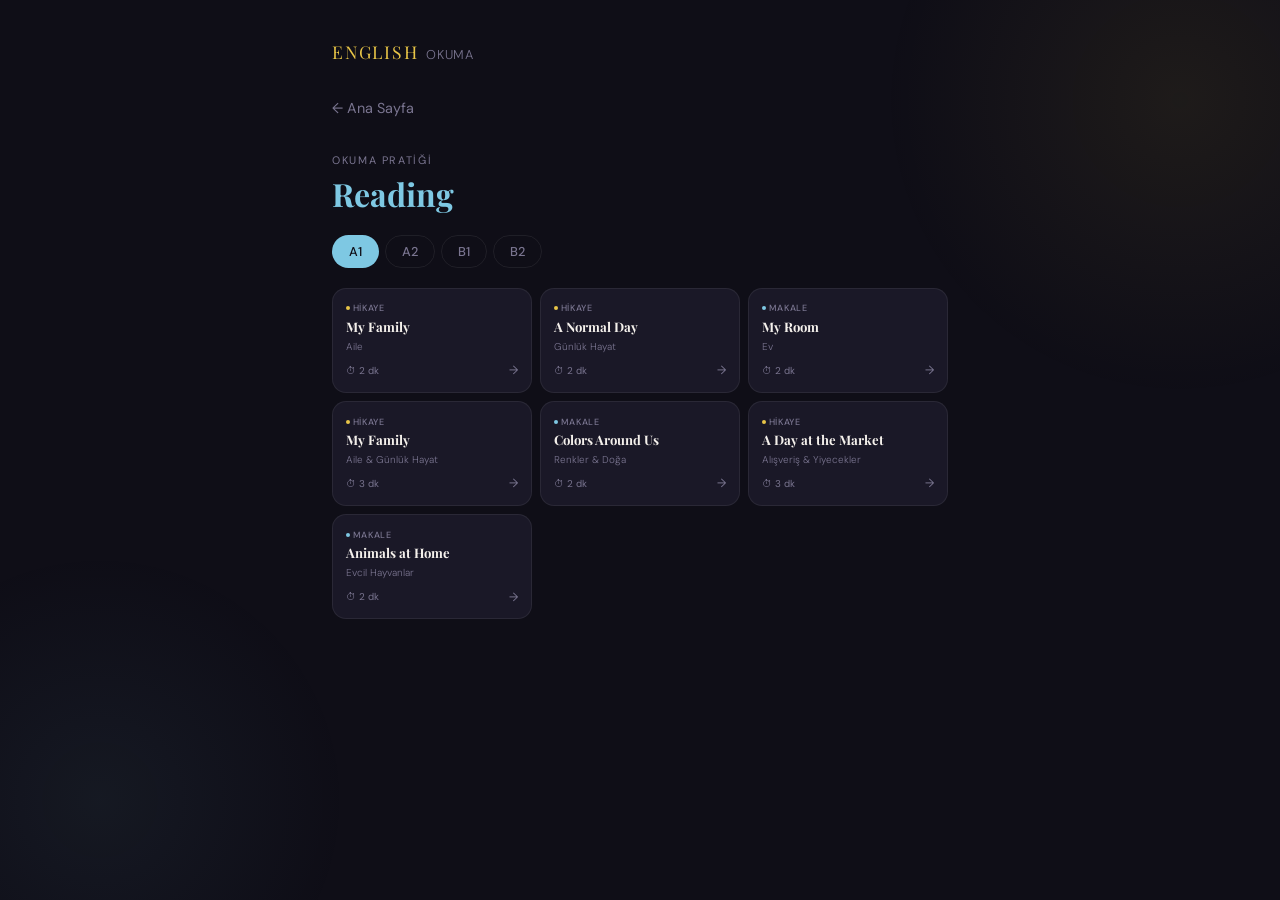
<file: reading.html>
<!DOCTYPE html>
<html lang="tr">
<head>
<meta charset="UTF-8" />
<meta name="viewport" content="width=device-width, initial-scale=1.0" />
<title>ENGLISH — Okuma</title>
<link href="https://fonts.googleapis.com/css2?family=Playfair+Display:wght@400;700&family=DM+Sans:wght@300;400;500&display=swap" rel="stylesheet" />
<style>

*, *::before, *::after { box-sizing: border-box; margin: 0; padding: 0; }

:root {
  --bg: #0f0e17;
  --surface: #1a1827;
  --surface2: #242236;
  --accent: #e8c547;
  --accent2: #f07167;
  --accent3: #7ec8e3;
  --text: #f4f0eb;
  --muted: #7a7590;
  --correct: #4caf7d;
  --wrong: #e05c5c;
  --border: rgba(255,255,255,0.07);
}

body {
  font-family: 'DM Sans', sans-serif;
  background: var(--bg);
  color: var(--text);
  min-height: 100vh;
  display: flex;
  flex-direction: column;
  align-items: center;
  padding: 0;
  overflow-x: hidden;
}

body::before {
  content: '';
  position: fixed;
  top: -200px; right: -200px;
  width: 600px; height: 600px;
  background: radial-gradient(circle, rgba(232,197,71,0.07) 0%, transparent 70%);
  pointer-events: none;
  z-index: 0;
}
body::after {
  content: '';
  position: fixed;
  bottom: -150px; left: -150px;
  width: 500px; height: 500px;
  background: radial-gradient(circle, rgba(126,200,227,0.06) 0%, transparent 70%);
  pointer-events: none;
  z-index: 0;
}

header {
  width: 100%;
  max-width: 680px;
  padding: 2.5rem 2rem 1.5rem;
  position: relative; z-index: 1;
}

.logo {
  font-family: 'Playfair Display', serif;
  font-size: 1.1rem;
  letter-spacing: 0.1em;
  color: var(--accent);
  text-transform: uppercase;
  margin-bottom: 0.25rem;
}
.logo span {
  color: var(--muted); font-size: 0.8rem; letter-spacing: 0.05em;
  font-family: 'DM Sans', sans-serif; font-weight: 300; margin-left: 8px;
}

.screen {
  display: none;
  width: 100%;
  max-width: 680px;
  padding: 0 2rem 4rem;
  position: relative;
  z-index: 1;
}
.screen.active { display: block; animation: fadeIn 0.4s ease; }

@keyframes fadeIn { from { opacity: 0; transform: translateY(12px); } to { opacity: 1; transform: translateY(0); } }
@keyframes shake { 0%,100% { transform: translateX(0); } 20%,60% { transform: translateX(-6px); } 40%,80% { transform: translateX(6px); } }

.back-btn {
  background: none; border: none; color: var(--muted);
  font-family: 'DM Sans', sans-serif; font-size: 0.9rem;
  cursor: pointer; padding: 0.5rem 0; margin-bottom: 1.25rem;
  display: flex; align-items: center; gap: 8px;
  transition: color 0.15s; -webkit-tap-highlight-color: transparent;
}
.back-btn:hover { color: var(--text); }

/* READING HERO */
.reading-hero { padding: 0.5rem 0 1.25rem; }
.reading-eyebrow { font-size: 0.68rem; text-transform: uppercase; letter-spacing: 0.15em; color: var(--muted); margin-bottom: 0.3rem; }
.reading-title { font-family: 'Playfair Display', serif; font-size: 2rem; font-weight: 700; color: var(--accent3); }

/* LEVEL TABS */
.rd-level-tabs { display: flex; gap: 6px; margin-bottom: 1.25rem; }
.rd-level-tab {
  padding: 7px 16px; border-radius: 100px; border: 1px solid var(--border);
  background: transparent; color: var(--muted); font-size: 0.8rem; font-weight: 500;
  cursor: pointer; font-family: 'DM Sans', sans-serif; transition: all 0.15s;
  -webkit-tap-highlight-color: transparent;
}
.rd-level-tab.active { background: var(--accent3); color: #0f0e17; border-color: transparent; }

/* PROGRESS / BADGE */
.progress-bar { height: 3px; background: var(--surface2); border-radius: 2px; margin-bottom: 2rem; overflow: hidden; }
.progress-fill { height: 100%; background: linear-gradient(90deg, var(--accent), var(--accent2)); border-radius: 2px; transition: width 0.4s cubic-bezier(0.4,0,0.2,1); }

.score-badge { background: var(--surface); border: 1px solid var(--border); border-radius: 100px; padding: 4px 14px; font-size: 0.8rem; color: var(--text); }
.score-badge span { color: var(--accent); font-weight: 500; }

/* NEXT BUTTON */
.next-btn {
  width: 100%; padding: 1rem; background: transparent;
  border: 1px solid rgba(255,255,255,0.15); border-radius: 14px;
  color: var(--text); font-size: 0.95rem; font-family: 'DM Sans', sans-serif;
  cursor: pointer; transition: all 0.2s; display: none;
  align-items: center; justify-content: center; gap: 8px;
}
.next-btn.visible { display: flex; animation: fadeIn 0.25s ease; }
.next-btn:hover { background: var(--surface); border-color: rgba(255,255,255,0.25); }
.next-arrow { transition: transform 0.2s; }
.next-btn:hover .next-arrow { transform: translateX(4px); }

/* RESULT SHARED */
.result-title { font-family: 'Playfair Display', serif; font-size: 1.8rem; font-weight: 700; text-align: center; margin-bottom: 0.4rem; }
.result-sub { color: var(--muted); text-align: center; font-size: 0.9rem; margin-bottom: 2rem; font-weight: 300; }
.result-stats { display: grid; grid-template-columns: 1fr 1fr 1fr; gap: 10px; margin-bottom: 2rem; }
.stat-card { background: var(--surface); border: 1px solid var(--border); border-radius: 14px; padding: 1rem; text-align: center; }
.stat-num { font-size: 1.5rem; font-weight: 700; font-family: 'Playfair Display', serif; }
.stat-lbl { font-size: 0.72rem; color: var(--muted); text-transform: uppercase; letter-spacing: 0.06em; margin-top: 0.25rem; }
.ring-bg { fill: none; stroke: var(--surface2); stroke-width: 8; }
.ring-fill { fill: none; stroke-width: 8; stroke-linecap: round; transition: stroke-dashoffset 1s cubic-bezier(0.4,0,0.2,1); }
.ring-text { position: absolute; top: 50%; left: 50%; transform: translate(-50%,-50%); text-align: center; }
.ring-label { font-size: 0.7rem; color: var(--muted); text-transform: uppercase; letter-spacing: 0.06em; }

/* ── READING CARDS ── */
.reading-grid {
  display: grid;
  grid-template-columns: 1fr 1fr 1fr;
  gap: 8px;
  margin-bottom: 1rem;
}

.reading-card {
  background: var(--surface);
  border: 1px solid var(--border);
  border-radius: 14px;
  padding: 0.85rem 0.8rem;
  cursor: pointer;
  position: relative;
  overflow: hidden;
  transition: border-color 0.2s, transform 0.12s;
  -webkit-tap-highlight-color: transparent;
  display: flex;
  flex-direction: column;
  gap: 0.3rem;
}
.reading-card:hover  { border-color: rgba(126,200,227,0.4); }
.reading-card:active { transform: scale(0.97); }

.rc-title {
  font-family: 'Playfair Display', serif;
  font-size: 0.82rem;
  font-weight: 700;
  line-height: 1.2;
  color: var(--text);
}

.rc-topic {
  font-size: 0.62rem;
  color: var(--muted);
  font-weight: 300;
  white-space: nowrap;
  overflow: hidden;
  text-overflow: ellipsis;
}

.rc-meta {
  display: flex;
  gap: 6px;
  align-items: center;
  margin-top: auto;
  padding-top: 0.3rem;
}
.rc-time {
  font-size: 0.62rem;
  color: var(--muted);
  display: flex;
  align-items: center;
  gap: 2px;
}
.rc-arrow {
  margin-left: auto;
  font-size: 0.75rem;
  color: var(--muted);
  transition: transform 0.2s;
}
.reading-card:hover .rc-arrow {
  transform: translateX(3px);
  color: var(--accent3);
}

.rc-type-badge {
  display: inline-flex;
  align-items: center;
  gap: 3px;
  font-size: 0.56rem;
  text-transform: uppercase;
  letter-spacing: 0.07em;
  color: var(--muted);
  font-weight: 500;
}
.rc-type-badge .badge-dot {
  width: 4px;
  height: 4px;
  border-radius: 50%;
}
.badge-dot.hikaye { background: var(--accent); }
.badge-dot.makale { background: var(--accent3); }

@media (max-width: 480px) {
  .reading-grid { grid-template-columns: 1fr 1fr; }
}

/* ── READER SCREEN ── */
.reader-header {
  display: flex; flex-direction: column; gap: 0.3rem;
  margin-bottom: 1.5rem;
}
.reader-meta {
  display: flex; gap: 8px; align-items: center; flex-wrap: wrap;
  margin-bottom: 0.2rem;
}
.reader-badge {
  font-size: 0.68rem; color: var(--muted); background: var(--surface);
  border: 1px solid var(--border); border-radius: 100px;
  padding: 3px 10px; white-space: nowrap;
}
.reader-title {
  font-family: 'Playfair Display', serif;
  font-size: clamp(1.4rem, 4vw, 2rem);
  font-weight: 700; line-height: 1.2;
}
.reader-title-tr {
  font-size: 0.8rem; color: var(--muted); font-weight: 300; font-style: italic;
}

.reader-body {
  background: var(--surface); border: 1px solid var(--border);
  border-radius: 20px; padding: 1.75rem 1.5rem;
  margin-bottom: 1.5rem; position: relative; overflow: hidden;
}
.reader-body::before {
  content: '';
  position: absolute; top: 0; left: 0; right: 0; height: 1px;
  background: linear-gradient(90deg, transparent, rgba(126,200,227,0.2), transparent);
}
.reader-text {
  font-size: 1rem; line-height: 1.85;
  color: var(--text); font-weight: 300;
  white-space: pre-wrap;
}
.reader-text p { margin-bottom: 1em; }

.vocab-section {
  background: var(--surface2); border: 1px solid var(--border);
  border-radius: 16px; padding: 1rem 1.1rem;
  margin-bottom: 1.5rem;
}
.vocab-title {
  font-size: 0.65rem; text-transform: uppercase; letter-spacing: 0.1em;
  color: var(--muted); font-weight: 500; margin-bottom: 0.75rem;
}
.vocab-grid {
  display: grid; grid-template-columns: 1fr 1fr;
  gap: 6px;
}
.vocab-item {
  display: flex; flex-direction: column; gap: 1px;
  background: var(--surface); border: 1px solid var(--border);
  border-radius: 10px; padding: 7px 10px;
}
.vocab-en { font-size: 0.82rem; font-weight: 500; color: var(--accent3); }
.vocab-tr { font-size: 0.75rem; color: var(--muted); font-weight: 300; }

.read-action-row {
  display: grid; grid-template-columns: 1fr; gap: 10px;
  margin-bottom: 1rem;
}
.go-quiz-btn {
  width: 100%; padding: 1rem;
  background: var(--accent3); color: #0f0e17;
  border: none; border-radius: 14px; font-size: 0.95rem; font-weight: 500;
  font-family: 'DM Sans', sans-serif; cursor: pointer;
  transition: opacity 0.2s, transform 0.12s;
}
.go-quiz-btn:hover { opacity: 0.9; }
.go-quiz-btn:active { transform: scale(0.98); }

/* ── QUIZ SCREEN ── */
.rdquiz-header {
  display: flex; justify-content: space-between; align-items: center;
  margin-bottom: 1.5rem;
}
.rdquiz-counter { font-size: 0.8rem; color: var(--muted); }

.rdquiz-card {
  background: var(--surface); border: 1px solid var(--border);
  border-radius: 20px; padding: 1.5rem;
  margin-bottom: 1.25rem;
}
.rdquiz-q {
  font-family: 'Playfair Display', serif;
  font-size: 1.05rem; font-weight: 700; line-height: 1.45;
  margin-bottom: 0;
}

.rdquiz-options { display: grid; gap: 9px; }
.rdquiz-opt {
  background: var(--surface); border: 1px solid var(--border);
  border-radius: 13px; padding: 0.85rem 1rem;
  cursor: pointer; font-size: 0.9rem; font-family: 'DM Sans', sans-serif;
  color: var(--text); text-align: left;
  display: flex; align-items: center; gap: 10px;
  transition: border-color 0.15s, background 0.15s, transform 0.1s;
}
.rdquiz-opt:active { transform: scale(0.98); }
.rdquiz-opt:hover:not(:disabled) { border-color: rgba(255,255,255,0.2); transform: translateX(3px); }
.rdquiz-opt .opt-letter {
  width: 26px; height: 26px; border: 1px solid var(--border);
  border-radius: 7px; display: flex; align-items: center; justify-content: center;
  font-size: 0.7rem; color: var(--muted); flex-shrink: 0;
  transition: all 0.15s;
}
.rdquiz-opt.correct-opt { border-color: var(--correct); background: rgba(76,175,125,0.1); }
.rdquiz-opt.correct-opt .opt-letter { background: var(--correct); border-color: var(--correct); color: #fff; }
.rdquiz-opt.wrong-opt { border-color: var(--wrong); background: rgba(224,92,92,0.1); animation: shake 0.3s ease; }
.rdquiz-opt.wrong-opt .opt-letter { background: var(--wrong); border-color: var(--wrong); color: #fff; }

.rdquiz-feedback {
  min-height: 30px; font-size: 0.875rem; color: var(--muted);
  display: flex; align-items: center; gap: 8px;
  margin-top: 0.75rem; padding: 0 0.25rem;
}
.rdquiz-feedback .dot { width: 6px; height: 6px; border-radius: 50%; background: var(--muted); flex-shrink: 0; }
.rdquiz-feedback.show-correct .dot { background: var(--correct); }
.rdquiz-feedback.show-correct { color: var(--correct); }
.rdquiz-feedback.show-wrong .dot { background: var(--wrong); }
.rdquiz-feedback.show-wrong { color: var(--wrong); }

/* ── RESULT SCREEN ── */
.rdresult-ring { width: 120px; height: 120px; margin: 0 auto 1.5rem; position: relative; }
.rdresult-ring svg { transform: rotate(-90deg); }
.rdresult-pct { font-size: 1.6rem; font-weight: 700; font-family: 'Playfair Display', serif; color: var(--accent3); }

.rdresult-actions { display: grid; grid-template-columns: 1fr 1fr; gap: 10px; margin-top: 1.5rem; }
.rdresult-btn {
  padding: 0.9rem; border-radius: 12px; border: 1px solid var(--border);
  font-family: 'DM Sans', sans-serif; font-size: 0.9rem;
  cursor: pointer; background: transparent; color: var(--text);
  transition: all 0.15s;
}
.rdresult-btn:hover { background: var(--surface); }
.rdresult-btn.primary { background: var(--accent3); color: #0f0e17; border-color: var(--accent3); font-weight: 500; }
.rdresult-btn.primary:hover { opacity: 0.9; }

/* Responsive */
@media (max-width: 480px) {
  .screen { padding-left: 1rem; padding-right: 1rem; }
  .reading-grid { grid-template-columns: 1fr 1fr; }
  .vocab-grid { grid-template-columns: 1fr; }
  .reader-body { padding: 1.25rem 1rem; }
  .result-stats { grid-template-columns: 1fr 1fr; }
}

</style>
</head>
<body>

<header>
  <div class="logo">ENGLISH<span>okuma</span></div>
</header>

<!-- LIST SCREEN -->
<div class="screen active" id="screen-list">

  <button class="back-btn" onclick="location.href='index.html'">← Ana Sayfa</button>

  <div class="reading-hero">
    <div class="reading-eyebrow">Okuma Pratiği</div>
    <h2 class="reading-title">Reading</h2>
  </div>

  <div class="rd-level-tabs" id="rd-level-tabs">
    <button class="rd-level-tab A1 active" onclick="switchLevel('A1', this)">A1</button>
    <button class="rd-level-tab A2" onclick="switchLevel('A2', this)">A2</button>
    <button class="rd-level-tab B1" onclick="switchLevel('B1', this)">B1</button>
    <button class="rd-level-tab B2" onclick="switchLevel('B2', this)">B2</button>
  </div>

  <div class="reading-grid" id="reading-grid"></div>

</div>

<!-- READER SCREEN -->
<div class="screen" id="screen-reader">

  <button class="back-btn" onclick="goToList()">← Geri</button>

  <div class="reader-header">
    <div class="reader-meta">
      <span class="reader-badge" id="rd-level-badge">A1</span>
      <span class="reader-badge" id="rd-type-badge">Hikaye</span>
      <span class="reader-badge" id="rd-time-badge">2 dk</span>
    </div>
    <div class="reader-title" id="rd-title"></div>
    <div class="reader-title-tr" id="rd-title-tr"></div>
  </div>

  <div class="reader-body">
    <div class="reader-text" id="rd-text"></div>
  </div>

  <div class="vocab-section">
    <div class="vocab-title">Önemli Kelimeler</div>
    <div class="vocab-grid" id="rd-vocab"></div>
  </div>

  <div class="read-action-row">
    <button class="go-quiz-btn" onclick="startQuiz()">Soruları Yanıtla →</button>
  </div>

</div>

<!-- QUIZ SCREEN -->
<div class="screen" id="screen-rdquiz">

  <button class="back-btn" onclick="goToReader()">← Metne Dön</button>

  <div class="rdquiz-header">
    <span class="rdquiz-counter" id="rdquiz-counter">1 / 4</span>
    <div style="display:flex;gap:8px;align-items:center;">
      <span class="score-badge">Puan <span id="rdquiz-score">0</span></span>
    </div>
  </div>

  <div class="progress-bar">
    <div class="progress-fill" id="rdquiz-prog" style="width:25%"></div>
  </div>

  <div class="rdquiz-card">
    <div class="rdquiz-q" id="rdquiz-q"></div>
  </div>

  <div class="rdquiz-options" id="rdquiz-opts"></div>
  <div class="rdquiz-feedback" id="rdquiz-fb"></div>

  <button class="next-btn" id="rdquiz-next" onclick="nextRdQuestion()" style="margin-top:1rem;">
    Sonraki <span class="next-arrow">→</span>
  </button>

</div>

<!-- RESULT SCREEN -->
<div class="screen" id="screen-rdresult">

  <div class="rdresult-ring">
    <svg width="120" height="120" viewBox="0 0 120 120">
      <circle class="ring-bg" cx="60" cy="60" r="52"/>
      <circle class="ring-fill" id="rdresult-ring" cx="60" cy="60" r="52"
        stroke="var(--accent3)"
        stroke-dasharray="326.7"
        stroke-dashoffset="326.7"/>
    </svg>
    <div class="ring-text">
      <div class="rdresult-pct" id="rdresult-pct">0%</div>
      <div class="ring-label">başarı</div>
    </div>
  </div>

  <div class="result-title" id="rdresult-title">Harika!</div>
  <div class="result-sub" id="rdresult-sub"></div>

  <div class="result-stats">
    <div class="stat-card">
      <div class="stat-num" id="rdresult-correct" style="color:var(--correct)">0</div>
      <div class="stat-lbl">Doğru</div>
    </div>
    <div class="stat-card">
      <div class="stat-num" id="rdresult-wrong" style="color:var(--wrong)">0</div>
      <div class="stat-lbl">Yanlış</div>
    </div>
    <div class="stat-card">
      <div class="stat-num">4</div>
      <div class="stat-lbl">Toplam</div>
    </div>
  </div>

  <div class="rdresult-actions">
    <button class="rdresult-btn" onclick="goToList()">Metinlere Dön</button>
    <button class="rdresult-btn primary" onclick="goToReader()">Tekrar Oku</button>
  </div>

</div>

<script>
let READINGS = [];
let currentLevel = 'A1';
let currentReading = null;
let rdQIndex = 0;
let rdScore = 0;
let rdCorrect = 0;
let rdWrong = 0;
let rdAnswered = false;

async function init() {
  try {
    const res = await fetch('readings.json');
    READINGS = await res.json();
    renderList('A1');
  } catch(e) {
    document.getElementById('reading-grid').innerHTML =
      '<p style="color:var(--muted);font-size:0.85rem;grid-column:1/-1;padding:1rem 0">readings.json yüklenemedi — sunucu gerekli.</p>';
  }
}

function switchLevel(level, btn) {
  currentLevel = level;
  document.querySelectorAll('.rd-level-tab').forEach(b => b.classList.remove('active'));
  btn.classList.add('active');
  renderList(level);
}

function renderList(level) {
  const grid = document.getElementById('reading-grid');
  const items = READINGS.filter(r => r.level === level);
  grid.innerHTML = '';
  if (!items.length) {
    grid.innerHTML = '<p style="color:var(--muted);font-size:0.85rem;grid-column:1/-1;padding:1rem 0">Bu seviye için henüz metin eklenmedi.</p>';
    return;
  }
  items.forEach(r => {
    const card = document.createElement('div');
    card.className = 'reading-card';
    card.onclick = () => openReading(r.id);
    card.innerHTML = `
      <div class="rc-type-badge">
        <span class="badge-dot ${r.type}"></span>
        ${r.type === 'hikaye' ? 'Hikaye' : 'Makale'}
      </div>
      <div class="rc-title">${r.title}</div>
      <div class="rc-topic">${r.topic}</div>
      <div class="rc-meta">
        <span class="rc-time">⏱ ${r.readTime} dk</span>
        <span class="rc-arrow">→</span>
      </div>
    `;
    grid.appendChild(card);
  });
}

function openReading(id) {
  currentReading = READINGS.find(r => r.id === id);
  if (!currentReading) return;

  document.getElementById('rd-level-badge').textContent = currentReading.level;
  document.getElementById('rd-type-badge').textContent = currentReading.type === 'hikaye' ? 'Hikaye' : 'Makale';
  document.getElementById('rd-time-badge').textContent = currentReading.readTime + ' dk okuma';
  document.getElementById('rd-title').textContent = currentReading.title;
  document.getElementById('rd-title-tr').textContent = currentReading.titleTr;

  const textEl = document.getElementById('rd-text');
  const paras = currentReading.text.split('\n\n').filter(p => p.trim());
  textEl.innerHTML = paras.map(p => `<p>${p.replace(/\n/g, '<br>')}</p>`).join('');

  const vocabEl = document.getElementById('rd-vocab');
  vocabEl.innerHTML = currentReading.words
    .map(w => `<div class="vocab-item"><span class="vocab-en">${w.en}</span><span class="vocab-tr">${w.tr}</span></div>`)
    .join('');

  showScreen('screen-reader');
  window.scrollTo({ top: 0, behavior: 'smooth' });
}

function startQuiz() {
  if (!currentReading) return;
  rdQIndex = 0; rdScore = 0; rdCorrect = 0; rdWrong = 0;
  showScreen('screen-rdquiz');
  renderRdQuestion();
  window.scrollTo({ top: 0, behavior: 'smooth' });
}

function renderRdQuestion() {
  rdAnswered = false;
  const q = currentReading.questions[rdQIndex];
  const total = currentReading.questions.length;

  document.getElementById('rdquiz-counter').textContent = `${rdQIndex + 1} / ${total}`;
  document.getElementById('rdquiz-score').textContent = rdScore;
  document.getElementById('rdquiz-prog').style.width = `${((rdQIndex + 1) / total) * 100}%`;
  document.getElementById('rdquiz-q').textContent = q.q;
  document.getElementById('rdquiz-fb').innerHTML = '';
  document.getElementById('rdquiz-fb').className = 'rdquiz-feedback';
  document.getElementById('rdquiz-next').classList.remove('visible');

  const optsEl = document.getElementById('rdquiz-opts');
  optsEl.innerHTML = '';
  const letters = ['A','B','C','D'];
  q.opts.forEach((opt, i) => {
    const btn = document.createElement('button');
    btn.className = 'rdquiz-opt';
    btn.innerHTML = `<span class="opt-letter">${letters[i]}</span>${opt}`;
    btn.onclick = () => checkRdOpt(btn, i, q.ans);
    optsEl.appendChild(btn);
  });
}

function checkRdOpt(btn, chosen, correct) {
  if (rdAnswered) return;
  rdAnswered = true;
  document.querySelectorAll('.rdquiz-opt').forEach(b => b.disabled = true);

  const fb = document.getElementById('rdquiz-fb');

  if (chosen === correct) {
    btn.classList.add('correct-opt');
    rdScore += 25; rdCorrect++;
    fb.className = 'rdquiz-feedback show-correct';
    fb.innerHTML = '<span class="dot"></span>Doğru!';
  } else {
    btn.classList.add('wrong-opt');
    document.querySelectorAll('.rdquiz-opt')[correct].classList.add('correct-opt');
    rdWrong++;
    fb.className = 'rdquiz-feedback show-wrong';
    fb.innerHTML = `<span class="dot"></span>Doğrusu: ${currentReading.questions[rdQIndex].opts[correct]}`;
  }

  document.getElementById('rdquiz-score').textContent = rdScore;
  document.getElementById('rdquiz-next').classList.add('visible');
}

function nextRdQuestion() {
  rdQIndex++;
  if (rdQIndex >= currentReading.questions.length) {
    showRdResult();
    return;
  }
  renderRdQuestion();
  window.scrollTo({ top: 0, behavior: 'smooth' });
}

function showRdResult() {
  const total = currentReading.questions.length;
  const pct = Math.round((rdCorrect / total) * 100);

  document.getElementById('rdresult-pct').textContent = pct + '%';
  document.getElementById('rdresult-correct').textContent = rdCorrect;
  document.getElementById('rdresult-wrong').textContent = rdWrong;

  const msgs =
    pct === 100 ? ['Mükemmel! 🏆', 'Her soruyu doğru yanıtladın!'] :
    pct >= 75   ? ['Çok İyi! 👏', 'Metni çok iyi anladın.'] :
    pct >= 50   ? ['Fena Değil 💪', 'Tekrar okursan daha iyi anlarsın.'] :
                  ['Tekrar Dene 📚', 'Metni bir kez daha oku.'];

  document.getElementById('rdresult-title').textContent = msgs[0];
  document.getElementById('rdresult-sub').textContent = msgs[1];

  showScreen('screen-rdresult');
  window.scrollTo({ top: 0, behavior: 'smooth' });

  setTimeout(() => {
    const offset = 326.7 - (pct / 100) * 326.7;
    document.getElementById('rdresult-ring').style.strokeDashoffset = offset;
  }, 200);
}

function showScreen(id) {
  ['screen-list','screen-reader','screen-rdquiz','screen-rdresult'].forEach(sid => {
    const el = document.getElementById(sid);
    if (el) {
      el.classList.remove('active');
    }
  });
  const target = document.getElementById(id);
  if (target) {
    target.classList.add('active');
  }
}

function goToList() {
  showScreen('screen-list');
  window.scrollTo({ top: 0, behavior: 'smooth' });
}

function goToReader() {
  if (currentReading) openReading(currentReading.id);
}

document.addEventListener('keydown', e => {
  if ((e.key === 'Enter' || e.key === ' ')) {
    const next = document.getElementById('rdquiz-next');
    if (next && next.classList.contains('visible')) {
      e.preventDefault();
      nextRdQuestion();
    }
  }
});

init();
</script>
</body>
</html>
</file>
<file: styles.css>
*, *::before, *::after { box-sizing: border-box; margin: 0; padding: 0; }

:root {
  --bg: #0f0e17;
  --surface: #1a1827;
  --surface2: #242236;
  --accent: #e8c547;
  --accent2: #f07167;
  --accent3: #7ec8e3;
  --text: #f4f0eb;
  --muted: #7a7590;
  --correct: #4caf7d;
  --wrong: #e05c5c;
  --border: rgba(255,255,255,0.07);
}

body {
  font-family: 'DM Sans', sans-serif;
  background: var(--bg);
  color: var(--text);
  min-height: 100vh;
  display: flex;
  flex-direction: column;
  align-items: center;
  padding: 0;
  overflow-x: hidden;
}

body::before {
  content: '';
  position: fixed;
  top: -200px; right: -200px;
  width: 600px; height: 600px;
  background: radial-gradient(circle, rgba(232,197,71,0.07) 0%, transparent 70%);
  pointer-events: none;
  z-index: 0;
}
body::after {
  content: '';
  position: fixed;
  bottom: -150px; left: -150px;
  width: 500px; height: 500px;
  background: radial-gradient(circle, rgba(126,200,227,0.06) 0%, transparent 70%);
  pointer-events: none;
  z-index: 0;
}

header {
  width: 100%;
  max-width: 680px;
  padding: 2.5rem 2rem 1.5rem;
  position: relative; z-index: 1;
}

.logo {
  font-family: 'Playfair Display', serif;
  font-size: 1.1rem;
  letter-spacing: 0.1em;
  color: var(--accent);
  text-transform: uppercase;
  margin-bottom: 0.25rem;
}
.logo span { color: var(--muted); font-size: 0.8rem; letter-spacing: 0.05em; font-family: 'DM Sans', sans-serif; font-weight: 300; margin-left: 8px; }

.screen { display: none; width: 100%; max-width: 680px; padding: 0 2rem 4rem; position: relative; z-index: 1; }
.screen.active { display: block; animation: fadeIn 0.4s ease; }

@keyframes fadeIn { from { opacity: 0; transform: translateY(12px); } to { opacity: 1; transform: translateY(0); } }
@keyframes pop { 0% { transform: scale(0.95); } 60% { transform: scale(1.04); } 100% { transform: scale(1); } }
@keyframes shake { 0%,100% { transform: translateX(0); } 20%,60% { transform: translateX(-6px); } 40%,80% { transform: translateX(6px); } }

/* HOME */
.home-hero { padding: 2rem 0 1.5rem; text-align: center; }
.home-logo { font-family: 'Playfair Display', serif; font-size: 0.75rem; letter-spacing: 0.22em; color: var(--accent); text-transform: uppercase; margin-bottom: 0.5rem; }
.home-title { font-family: 'Playfair Display', serif; font-size: clamp(2rem, 8vw, 2.8rem); font-weight: 700; line-height: 1.05; margin-bottom: 0.5rem; }
.home-title em { color: var(--accent); font-style: italic; }
.home-sub { color: var(--muted); font-size: 0.88rem; font-weight: 300; line-height: 1.6; }

.home-cards { display: grid; grid-template-columns: 1fr 1fr; gap: 10px; margin-bottom: 10px; }
.home-big-card {
  border-radius: 20px; border: 1px solid var(--border);
  padding: 1.4rem 1.1rem 1.1rem; cursor: pointer; position: relative;
  overflow: hidden; transition: border-color 0.2s, transform 0.12s;
  -webkit-tap-highlight-color: transparent; user-select: none;
}
.home-big-card:active { transform: scale(0.96); }
.home-big-card.rehber { background: linear-gradient(140deg, rgba(126,200,227,0.09) 0%, var(--surface) 60%); }
.home-big-card.rehber:hover { border-color: var(--accent3); }
.home-big-card.pratik { background: linear-gradient(140deg, rgba(232,197,71,0.1) 0%, var(--surface) 60%); }
.home-big-card.pratik:hover, .home-big-card.pratik.open { border-color: var(--accent); }
.hbc-icon { font-size: 1.6rem; display: block; margin-bottom: 0.6rem; }
.hbc-title { font-family: 'Playfair Display', serif; font-size: 1rem; font-weight: 700; margin-bottom: 0.25rem; }
.home-big-card.rehber .hbc-title { color: var(--accent3); }
.home-big-card.pratik .hbc-title { color: var(--accent); }
.hbc-desc { font-size: 0.72rem; color: var(--muted); line-height: 1.45; font-weight: 300; }
.hbc-arrow { position: absolute; bottom: 0.9rem; right: 1rem; font-size: 1rem; color: var(--muted); transition: transform 0.25s, color 0.2s; }
.home-big-card.pratik.open .hbc-arrow { transform: rotate(90deg); color: var(--accent); }

/* PRATIK PANEL */
.pratik-panel {
  display: none; background: var(--surface); border: 1px solid var(--accent);
  border-radius: 20px; padding: 1.25rem 1.1rem; margin-bottom: 1rem;
  animation: slideDown 0.22s ease;
}
.pratik-panel.open { display: block; }
@keyframes slideDown { from { opacity:0; transform:translateY(-6px); } to { opacity:1; transform:translateY(0); } }

.pp-section { margin-bottom: 1.1rem; }
.pp-label { font-size: 0.65rem; color: var(--muted); text-transform: uppercase; letter-spacing: 0.1em; font-weight: 500; margin-bottom: 0.55rem; }

.level-grid { display: grid; grid-template-columns: repeat(7, 1fr); gap: 5px; }
.level-btn {
  padding: 9px 2px; border-radius: 9px; border: 1px solid var(--border);
  background: transparent; color: var(--muted); font-size: 0.75rem; font-weight: 500;
  cursor: pointer; font-family: 'DM Sans', sans-serif; transition: all 0.12s;
  text-align: center; -webkit-tap-highlight-color: transparent;
}
.level-btn:active { transform: scale(0.9); }
.level-btn.selected { border-color: var(--accent); color: var(--accent); background: rgba(232,197,71,0.1); }

.cat-scroll {
  display: flex; gap: 6px; overflow-x: auto; padding-bottom: 2px;
  scrollbar-width: none; -ms-overflow-style: none;
}
.cat-scroll::-webkit-scrollbar { display: none; }
.cat-btn {
  padding: 7px 13px; border-radius: 100px; border: 1px solid var(--border);
  background: transparent; color: var(--muted); font-size: 0.76rem;
  cursor: pointer; font-family: 'DM Sans', sans-serif; transition: all 0.12s;
  white-space: nowrap; flex-shrink: 0; -webkit-tap-highlight-color: transparent;
}
.cat-btn:active { transform: scale(0.93); }
.cat-btn.selected { border-color: var(--accent3); color: var(--accent3); background: rgba(126,200,227,0.1); }

.mode-grid { display: grid; grid-template-columns: 1fr 1fr; gap: 7px; }
.mode-card {
  background: var(--surface2); border: 1px solid var(--border);
  border-radius: 13px; padding: 0.85rem 0.8rem; cursor: pointer;
  transition: border-color 0.15s, background 0.15s, transform 0.1s;
  -webkit-tap-highlight-color: transparent;
}
.mode-card:active { transform: scale(0.95); }
.mode-card.selected { border-color: var(--accent); background: rgba(232,197,71,0.07); }
.mode-icon { font-size: 1.1rem; margin-bottom: 0.35rem; }
.mode-name { font-size: 0.8rem; font-weight: 500; margin-bottom: 0.12rem; }
.mode-desc { font-size: 0.67rem; color: var(--muted); font-weight: 300; line-height: 1.4; }

.start-btn {
  width: 100%; padding: 0.95rem; background: var(--accent); color: #0f0e17;
  border: none; border-radius: 13px; font-size: 0.95rem; font-weight: 500;
  font-family: 'DM Sans', sans-serif; cursor: pointer; letter-spacing: 0.02em;
  transition: opacity 0.2s, transform 0.12s; -webkit-tap-highlight-color: transparent;
  margin-top: 0.2rem;
}
.start-btn:hover { opacity: 0.9; }
.start-btn:active { transform: scale(0.98); }

/* QUIZ */
.quiz-meta { display: flex; justify-content: space-between; align-items: center; margin-bottom: 1.5rem; }
.quiz-counter { font-size: 0.8rem; color: var(--muted); }
.score-badge { background: var(--surface); border: 1px solid var(--border); border-radius: 100px; padding: 4px 14px; font-size: 0.8rem; color: var(--text); }
.score-badge span { color: var(--accent); font-weight: 500; }

.progress-bar { height: 3px; background: var(--surface2); border-radius: 2px; margin-bottom: 2rem; overflow: hidden; }
.progress-fill { height: 100%; background: linear-gradient(90deg, var(--accent), var(--accent2)); border-radius: 2px; transition: width 0.4s cubic-bezier(0.4, 0, 0.2, 1); }

.question-card { background: var(--surface); border: 1px solid var(--border); border-radius: 20px; padding: 2rem 1.75rem; margin-bottom: 1.25rem; position: relative; overflow: hidden; }
.question-card::before { content: ''; position: absolute; top: 0; left: 0; right: 0; height: 1px; background: linear-gradient(90deg, transparent, rgba(255,255,255,0.1), transparent); }

.q-direction { display: inline-flex; align-items: center; gap: 6px; font-size: 0.72rem; color: var(--muted); text-transform: uppercase; letter-spacing: 0.08em; margin-bottom: 1rem; background: var(--surface2); padding: 4px 10px; border-radius: 100px; }
.q-direction .arrow { color: var(--accent); }
.q-category { font-size: 0.75rem; color: var(--accent3); margin-bottom: 0.5rem; font-weight: 500; }
.q-word { font-family: 'Playfair Display', serif; font-size: clamp(1.8rem, 5vw, 2.4rem); font-weight: 700; line-height: 1.2; margin-bottom: 0; }

.fill-input { width: 100%; margin-top: 1.5rem; background: var(--surface2); border: 1px solid var(--border); border-radius: 12px; padding: 0.9rem 1rem; font-size: 1.1rem; color: var(--text); font-family: 'DM Sans', sans-serif; outline: none; transition: border-color 0.2s; }
.fill-input:focus { border-color: rgba(255,255,255,0.25); }
.fill-input.correct-input { border-color: var(--correct); background: rgba(76,175,125,0.08); }
.fill-input.wrong-input { border-color: var(--wrong); background: rgba(224,92,92,0.08); }

.submit-btn { width: 100%; margin-top: 0.75rem; padding: 0.85rem; background: var(--surface2); border: 1px solid var(--border); border-radius: 12px; color: var(--text); font-size: 0.95rem; font-family: 'DM Sans', sans-serif; cursor: pointer; transition: all 0.15s; }
.submit-btn:hover { background: var(--surface); border-color: rgba(255,255,255,0.2); }

.options { display: grid; gap: 10px; }
.opt { background: var(--surface); border: 1px solid var(--border); border-radius: 14px; padding: 0.9rem 1.1rem; cursor: pointer; font-size: 0.95rem; font-family: 'DM Sans', sans-serif; color: var(--text); text-align: left; display: flex; align-items: center; gap: 12px; transition: border-color 0.15s, background 0.15s, transform 0.1s; }
.opt-letter { width: 28px; height: 28px; border: 1px solid var(--border); border-radius: 8px; display: flex; align-items: center; justify-content: center; font-size: 0.75rem; color: var(--muted); flex-shrink: 0; transition: all 0.15s; }
.opt:hover:not(:disabled) { border-color: rgba(255,255,255,0.2); transform: translateX(3px); }
.opt:hover:not(:disabled) .opt-letter { border-color: rgba(255,255,255,0.3); color: var(--text); }
.opt.correct-opt { border-color: var(--correct); background: rgba(76,175,125,0.1); animation: pop 0.3s ease; }
.opt.correct-opt .opt-letter { background: var(--correct); border-color: var(--correct); color: #fff; }
.opt.wrong-opt { border-color: var(--wrong); background: rgba(224,92,92,0.1); animation: shake 0.3s ease; }
.opt.wrong-opt .opt-letter { background: var(--wrong); border-color: var(--wrong); color: #fff; }

.feedback { min-height: 32px; font-size: 0.875rem; color: var(--muted); display: flex; align-items: center; gap: 8px; margin-top: 0.75rem; padding: 0 0.25rem; }
.feedback .dot { width: 6px; height: 6px; border-radius: 50%; background: var(--muted); flex-shrink: 0; }
.feedback.show-correct .dot { background: var(--correct); }
.feedback.show-correct { color: var(--correct); }
.feedback.show-wrong .dot { background: var(--wrong); }
.feedback.show-wrong { color: var(--wrong); }

.next-btn { width: 100%; padding: 1rem; background: transparent; border: 1px solid rgba(255,255,255,0.15); border-radius: 14px; color: var(--text); font-size: 0.95rem; font-family: 'DM Sans', sans-serif; cursor: pointer; transition: all 0.2s; display: none; align-items: center; justify-content: center; gap: 8px; }
.next-btn.visible { display: flex; animation: fadeIn 0.25s ease; }
.next-btn:hover { background: var(--surface); border-color: rgba(255,255,255,0.25); }
.next-arrow { transition: transform 0.2s; }
.next-btn:hover .next-arrow { transform: translateX(4px); }

/* FLASHCARD */
.flashcard-wrap { margin-bottom: 1.5rem; cursor: pointer; }
.flashcard { background: var(--surface); border: 1px solid var(--border); border-radius: 20px; text-align: center; height: 240px; display: flex; flex-direction: column; align-items: center; justify-content: center; padding: 2rem; position: relative; transition: opacity 0.18s ease, transform 0.18s ease; }
.flashcard::before { content: ''; position: absolute; top: 0; left: 0; right: 0; height: 1px; background: linear-gradient(90deg, transparent, rgba(255,255,255,0.1), transparent); border-radius: 20px 20px 0 0; }
.flashcard.flipped { background: var(--surface2); }
.flashcard.flip-out { opacity: 0; transform: scale(0.96); }
.card-hint { font-size: 0.75rem; color: var(--muted); margin-bottom: 1rem; text-transform: uppercase; letter-spacing: 0.08em; }
.card-word { font-family: 'Playfair Display', serif; font-size: 2.2rem; font-weight: 700; }
.card-category { font-size: 0.8rem; color: var(--accent3); margin-top: 0.75rem; }
.card-example { font-size: 0.85rem; color: var(--muted); margin-top: 0.5rem; font-style: italic; }

.flash-actions { display: grid; grid-template-columns: 1fr 1fr; gap: 10px; margin-bottom: 1rem; }
.flash-btn { padding: 0.85rem; border-radius: 12px; border: 1px solid var(--border); font-family: 'DM Sans', sans-serif; font-size: 0.9rem; cursor: pointer; transition: all 0.15s; }
.flash-btn.knew { background: rgba(76,175,125,0.1); border-color: rgba(76,175,125,0.3); color: var(--correct); }
.flash-btn.knew:hover { background: rgba(76,175,125,0.2); }
.flash-btn.didnt { background: rgba(224,92,92,0.1); border-color: rgba(224,92,92,0.3); color: var(--wrong); }
.flash-btn.didnt:hover { background: rgba(224,92,92,0.2); }

/* RESULT */
.result-ring { width: 120px; height: 120px; margin: 0 auto 1.5rem; position: relative; }
.result-ring svg { transform: rotate(-90deg); }
.ring-bg { fill: none; stroke: var(--surface2); stroke-width: 8; }
.ring-fill { fill: none; stroke: var(--accent); stroke-width: 8; stroke-linecap: round; transition: stroke-dashoffset 1s cubic-bezier(0.4, 0, 0.2, 1); }
.ring-text { position: absolute; top: 50%; left: 50%; transform: translate(-50%, -50%); text-align: center; }
.ring-pct { font-size: 1.6rem; font-weight: 700; font-family: 'Playfair Display', serif; color: var(--accent); }
.ring-label { font-size: 0.7rem; color: var(--muted); text-transform: uppercase; letter-spacing: 0.06em; }

.result-title { font-family: 'Playfair Display', serif; font-size: 1.8rem; font-weight: 700; text-align: center; margin-bottom: 0.4rem; }
.result-sub { color: var(--muted); text-align: center; font-size: 0.9rem; margin-bottom: 2rem; font-weight: 300; }

.result-stats { display: grid; grid-template-columns: 1fr 1fr 1fr; gap: 10px; margin-bottom: 2rem; }
.stat-card { background: var(--surface); border: 1px solid var(--border); border-radius: 14px; padding: 1rem; text-align: center; }
.stat-num { font-size: 1.5rem; font-weight: 700; font-family: 'Playfair Display', serif; }
.stat-lbl { font-size: 0.72rem; color: var(--muted); text-transform: uppercase; letter-spacing: 0.06em; margin-top: 0.25rem; }

.result-actions { display: grid; grid-template-columns: 1fr 1fr; gap: 10px; }
.res-btn { padding: 0.9rem; border-radius: 12px; border: 1px solid var(--border); font-family: 'DM Sans', sans-serif; font-size: 0.9rem; cursor: pointer; transition: all 0.15s; background: transparent; color: var(--text); }
.res-btn.primary { background: var(--accent); color: #0f0e17; border-color: var(--accent); font-weight: 500; }
#retry-wrong-btn { border-color: var(--accent2); color: var(--accent2); }
#retry-wrong-btn:hover { background: rgba(240,113,103,0.1); }
.res-btn:hover { background: var(--surface); }
.res-btn.primary:hover { opacity: 0.9; background: var(--accent); }

.back-btn { background: none; border: none; color: var(--muted); font-family: 'DM Sans', sans-serif; font-size: 0.9rem; cursor: pointer; padding: 0.5rem 0; margin-bottom: 1.25rem; display: flex; align-items: center; gap: 8px; transition: color 0.15s; -webkit-tap-highlight-color: transparent; }
.back-btn:hover { color: var(--text); }

.streak-bar { display: flex; gap: 5px; margin-bottom: 2rem; }
.streak-dot { width: 28px; height: 5px; border-radius: 3px; background: var(--surface2); transition: background 0.3s; }
.streak-dot.correct-dot { background: var(--correct); }
.streak-dot.wrong-dot { background: var(--wrong); }

/* GRAMMAR */
.gr-hero { padding: 0.5rem 0 1.5rem; }
.gr-eyebrow { font-size: 0.68rem; text-transform: uppercase; letter-spacing: 0.15em; color: var(--muted); margin-bottom: 0.3rem; }
.gr-title { font-family: 'Playfair Display', serif; font-size: 2rem; font-weight: 700; color: var(--accent); }

.gr-level-tabs { display: flex; gap: 6px; margin-bottom: 1.25rem; overflow-x: auto; scrollbar-width: none; padding-bottom: 2px; }
.gr-level-tabs::-webkit-scrollbar { display: none; }
.gr-level-tab { padding: 7px 16px; border-radius: 100px; border: 1px solid var(--border); background: transparent; color: var(--muted); font-size: 0.8rem; font-weight: 500; cursor: pointer; font-family: 'DM Sans', sans-serif; white-space: nowrap; flex-shrink: 0; transition: all 0.15s; -webkit-tap-highlight-color: transparent; }
.gr-level-tab.active { color: var(--bg); border-color: transparent; }
.gr-level-tab.teal.active  { background: var(--accent3); }
.gr-level-tab.blue.active  { background: #5ba4d4; }
.gr-level-tab.coral.active { background: var(--accent2); }
.gr-level-tab.purple.active{ background: #9b8ed6; }
.gr-level-tab.amber.active { background: #e8a045; }
.gr-level-tab.red.active   { background: var(--wrong); }

.gr-topic { background: var(--surface); border: 1px solid var(--border); border-radius: 18px; margin-bottom: 10px; overflow: hidden; }
.gr-topic-header { padding: 1rem 1.1rem; display: flex; justify-content: space-between; align-items: center; cursor: pointer; -webkit-tap-highlight-color: transparent; }
.gr-topic-header:active { opacity: 0.8; }
.gr-topic-label { display: flex; flex-direction: column; gap: 2px; }
.gr-topic-subtitle { font-size: 0.68rem; color: var(--muted); letter-spacing: 0.04em; }
.gr-topic-title { font-size: 0.95rem; font-weight: 500; }
.gr-topic-chevron { font-size: 0.9rem; color: var(--muted); transition: transform 0.25s; flex-shrink: 0; }
.gr-topic.open .gr-topic-chevron { transform: rotate(90deg); }

.gr-topic-body { display: none; padding: 0 1.1rem 1.25rem; animation: fadeIn 0.2s ease; }
.gr-topic.open .gr-topic-body { display: block; }
.gr-intro { font-size: 0.85rem; color: var(--muted); line-height: 1.7; margin-bottom: 1rem; font-weight: 300; }

.gr-table-wrap { margin-bottom: 1rem; }
.gr-table-label { font-size: 0.68rem; text-transform: uppercase; letter-spacing: 0.08em; color: var(--muted); margin-bottom: 0.4rem; font-weight: 500; padding-left: 4px; }
.gr-table-label.yellow { color: var(--accent); }
.gr-table-label.blue   { color: var(--accent3); }
.gr-table-label.coral  { color: var(--accent2); }
.gr-table-label.teal   { color: #5fcfb0; }
.gr-table-label.purple { color: #b8aff0; }
.gr-table-label.amber  { color: #e8a045; }
.gr-table-label.red    { color: var(--wrong); }

.gr-table { width: 100%; border-collapse: collapse; font-size: 0.82rem; background: var(--surface2); border-radius: 12px; overflow: hidden; }
.gr-table th { text-align: left; color: var(--muted); font-weight: 500; font-size: 0.68rem; text-transform: uppercase; letter-spacing: 0.06em; padding: 8px 10px 6px; border-bottom: 1px solid var(--border); }
.gr-table td { padding: 7px 10px; border-bottom: 1px solid rgba(255,255,255,0.03); color: var(--text); }
.gr-table tr:last-child td { border-bottom: none; }
.gr-table td:first-child { color: var(--muted); }

.gr-examples { display: flex; flex-direction: column; gap: 7px; margin-bottom: 1rem; }
.gr-example { background: var(--surface2); border-radius: 10px; padding: 9px 12px; display: flex; flex-direction: column; gap: 2px; }
.gr-ex-en { font-size: 0.88rem; color: var(--text); font-style: italic; }
.gr-ex-tr { font-size: 0.78rem; color: var(--muted); }

.gr-tips { display: flex; flex-direction: column; gap: 6px; margin-top: 0.75rem; }
.gr-tip { display: flex; gap: 8px; align-items: flex-start; background: rgba(232,197,71,0.06); border: 1px solid rgba(232,197,71,0.14); border-radius: 10px; padding: 8px 10px; font-size: 0.8rem; color: var(--muted); line-height: 1.55; }
.gr-tip-dot { color: var(--accent); flex-shrink: 0; margin-top: 1px; font-size: 0.7rem; }

/* RESPONSIVE */
@media (max-width: 480px) {
  .screen { padding-left: 1rem; padding-right: 1rem; }
  .result-stats { grid-template-columns: 1fr 1fr; }
  .home-cards { grid-template-columns: 1fr 1fr; }
  .q-word { font-size: 1.6rem; }
}
@media (max-width: 360px) {
  .level-grid { grid-template-columns: repeat(4, 1fr); }
  .home-cards { grid-template-columns: 1fr; }
}
</file>
